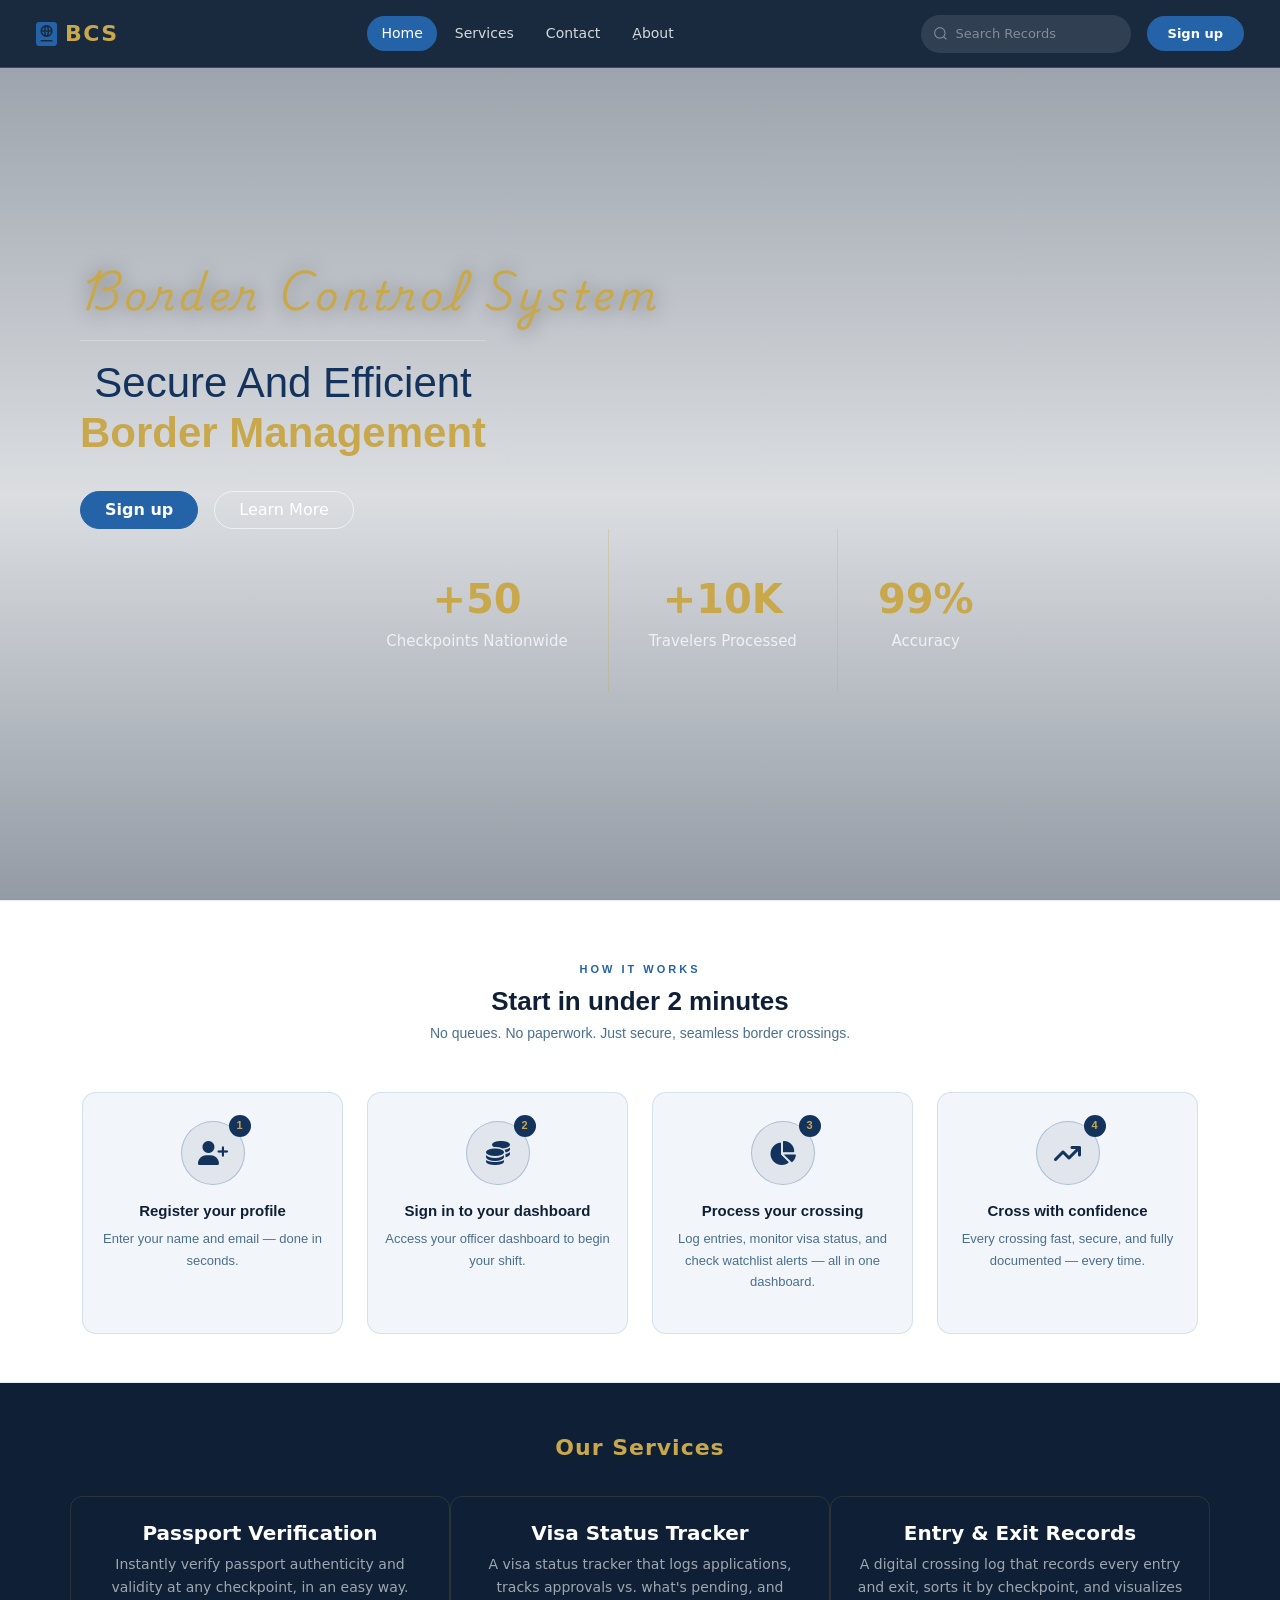
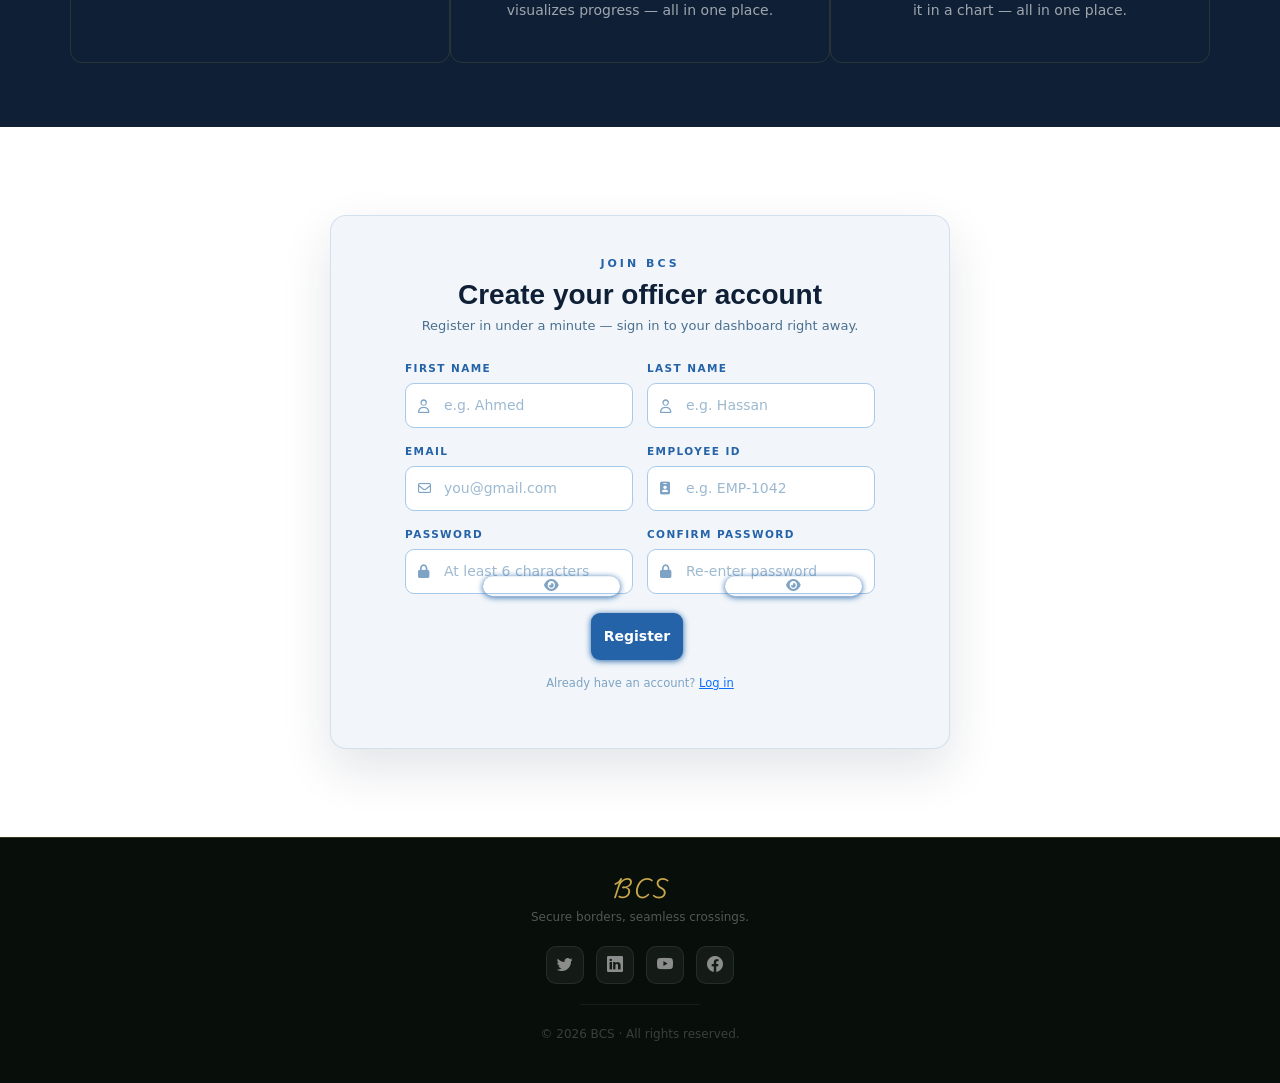
<file: index.html>
<!DOCTYPE html>
<html lang="en">
<head>
    <meta charset="UTF-8">
    <meta name="viewport" content="width=device-width, initial-scale=1.0">
    <title>BCS | Border Control System</title>

    <link href="https://cdn.jsdelivr.net/npm/bootstrap@5.3.3/dist/css/bootstrap.min.css" rel="stylesheet">
    <link rel="stylesheet" href="https://cdnjs.cloudflare.com/ajax/libs/font-awesome/6.5.0/css/all.min.css">
    <link rel="stylesheet" href="https://cdn.jsdelivr.net/npm/bootstrap-icons@1.11.3/font/bootstrap-icons.min.css">
    <link href="https://fonts.googleapis.com/css2?family=Playwrite+IE:wght@100..400&display=swap" rel="stylesheet">

    <link rel="stylesheet" href="index.css">

    <style>
        .navbar {
            background-color: rgba(15, 32, 54, 0.92) !important;
            backdrop-filter: blur(8px);
            -webkit-backdrop-filter: blur(8px);
            border-bottom: 1px solid rgba(201,168,76,0.25) !important;
            padding: 12px 0;
            position: sticky;
            top: 0;
            z-index: 1000;
        }
        .navbar-brand { color: #c9a84c !important; font-weight: 700; font-size: 22px; letter-spacing: 1.5px; }
        .navbar .fa-scale-balanced { color: #c9a84c; font-size: 17px; }
        .navbar .nav-link {
            color: rgba(255,255,255,0.82) !important;
            font-size: 14px; font-weight: 500;
            padding: 7px 14px !important;
            border-radius: 50px; transition: all 0.25s;
        }
        .navbar .nav-link:hover, .navbar .nav-link.active {
            background-color: #2563a8 !important; color: #ffffff !important;
        }
        .dropdown-menu {
            background-color: #0f2036 !important;
            border: 1px solid rgba(201,168,76,0.2) !important;
            border-radius: 10px; overflow: hidden;
        }
        .dropdown-item { color: #e8d49a !important; font-size: 14px; font-weight: 500; transition: 0.2s; }
        .dropdown-item:hover { background-color: #2563a8 !important; color: #ffffff !important; }
        .navbar .btn-success {
            background-color: #2563a8 !important; border-color: #2563a8 !important;
            color: #ffffff !important; font-weight: 700; font-size: 13px;
            border-radius: 50px; padding: 7px 20px; transition: 0.25s;
        }
        .navbar .btn-success:hover {
            background-color: #14335c !important; border-color: #14335c !important; color: #ffffff !important;
        }
        .group { display: flex; align-items: center; position: relative; max-width: 210px; }
        .group .icon { position: absolute; left: 12px; fill: rgba(255,255,255,0.45); width: 15px; height: 15px; pointer-events: none; }
        .input {
            width: 100%; height: 38px; padding: 0 14px 0 34px;
            border: 1.5px solid transparent; border-radius: 50px;
            background-color: rgba(255,255,255,0.1); color: #ffffff;
            font-size: 13px; outline: none; transition: 0.3s; margin: 0 !important;
        }
        .input::placeholder { color: rgba(255,255,255,0.4); }
        .input:focus, .input:hover {
            border-color: #c9a84c; background-color: rgba(255,255,255,0.15);
            box-shadow: 0 0 0 3px rgba(201,168,76,0.15);
        }
        .navbar-toggler { border-color: rgba(201,168,76,0.35) !important; }
        .navbar-toggler-icon { filter: invert(1); }

        /* ── SIGN UP FORM ── */
        .Sign_Up {
            background: #f2f6fa;
            padding: 40px 36px;
            border-radius: 16px;
            border: 1px solid rgba(37,99,168,0.15);
            color: #0f2036;
            max-width: 620px;
            margin: 0 auto;
            box-shadow: 0 20px 50px rgba(15,32,54,0.12);
        }
        .Sign_Up .su-eyebrow {
            text-align: center;
            font-size: 11px;
            font-weight: 700;
            letter-spacing: 3px;
            color: #2563a8;
            text-transform: uppercase;
            margin-bottom: 6px;
        }
        .Sign_Up h3 {
            font-family: Arial, Helvetica, sans-serif;
            text-align: center;
            color: #0f2036;
            margin-bottom: 4px;
        }
        .Sign_Up .su-sub {
            text-align: center;
            font-size: 13px;
            color: #4a6f8f;
            margin-bottom: 26px;
        }

        .Sign_Up form { display: flex; flex-direction: column; gap: 16px; }

        .su-row { display: flex; gap: 14px; width: 100%; max-width: 500px; margin: 0 auto; }
        .su-row .form-group-wrap { flex: 1; }

        .form-group-wrap {
            display: flex;
            flex-direction: column;
            width: 100%;
            max-width: 500px;
            margin: 0 auto;
            gap: 6px;
        }
        .form-group-wrap label {
            font-size: 10.5px;
            letter-spacing: 1.4px;
            text-transform: uppercase;
            color: #2563a8;
            font-weight: 700;
        }
        .su-field-wrap { position: relative; }
        .su-field-wrap i.su-field-icon {
            position: absolute;
            left: 13px;
            top: 50%;
            transform: translateY(-50%);
            color: #7ea3c4;
            font-size: 13px;
            pointer-events: none;
        }

        .Sign_Up input, .Sign_Up select {
            width: 100% !important;
            padding: 11px 14px 11px 38px;
            border: 1.5px solid #a9c9e8;
            border-radius: 9px;
            font-size: 14px;
            font-family: inherit;
            background-color: #fff;
            color: #0f2036;
            outline: none;
            transition: all 0.2s;
            margin: 0 !important;
        }
        .Sign_Up select { padding-left: 38px; appearance: none; -webkit-appearance: none; }
        .su-field-wrap.select-wrap::after {
            content: "\f078";
            font-family: "Font Awesome 6 Free";
            font-weight: 900;
            font-size: 11px;
            color: #7ea3c4;
            position: absolute;
            right: 14px;
            top: 50%;
            transform: translateY(-50%);
            pointer-events: none;
        }
        .Sign_Up input::placeholder { color: #9db9d1; }
        .Sign_Up input:focus, .Sign_Up select:focus {
            border-color: #2563a8; box-shadow: 0 0 0 3px rgba(37,99,168,0.12);
        }
        .Sign_Up button[type="submit"] {
            width: 100%; max-width: 500px; margin: 6px auto 0;
            background-color: #14335c; color: #ffffff; border: none;
            padding: 13px; border-radius: 9px; font-weight: 700; font-size: 14px;
            cursor: pointer; transition: 0.25s; display: flex;
            align-items: center; justify-content: center; gap: 8px;
        }
        .Sign_Up button[type="submit"]:hover { background-color: #2563a8; }
        .Sign_Up .su-note {
            text-align: center; font-size: 11.5px; color: #7ea3c4; margin-top: -4px;
        }
        .Sign_Up input.is-invalid, .Sign_Up select.is-invalid {
            border-color: #fc8181 !important; background-color: #fff5f5 !important;
        }
        .Sign_Up input.is-valid, .Sign_Up select.is-valid {
            border-color: #68d391 !important; background-color: #f0fff4 !important;
        }
        .field-error {
            font-size: 12px; color: #e53e3e; margin-top: 4px;
            font-weight: 500; display: flex; align-items: center; gap: 4px;
        }
        .su-field-wrap .toggle-pass {
            position: absolute; right: 13px; top: 50%; transform: translateY(-50%);
            color: #7ea3c4; font-size: 13px; cursor: pointer; background: none; border: none; padding: 0;
        }
        @media (max-width: 560px) {
            .Sign_Up { padding: 28px 20px; }
            .su-row { flex-direction: column; gap: 16px; }
        }

        .saconde { background-color: transparent !important; }

        .hiw-section {
            background: #ffffff;
            padding: 60px 24px 48px;
            font-family: Arial, Helvetica, sans-serif;
            border-top: 1px solid rgba(37,99,168,0.12);
            border-bottom: 1px solid rgba(37,99,168,0.12);
        }
        .hiw-eyebrow {
            text-align: center;
            font-size: 11px;
            font-weight: 700;
            letter-spacing: 3px;
            color: #2563a8;
            text-transform: uppercase;
            margin-bottom: 8px;
        }
        .hiw-title {
            text-align: center;
            font-size: 26px;
            font-weight: 700;
            color: #0f2036;
            margin-bottom: 6px;
        }
        .hiw-sub {
            text-align: center;
            font-size: 14px;
            color: #4a6f8f;
            margin-bottom: 48px;
        }

        .hiw-grid {
            display: grid;
            grid-template-columns: repeat(4, 1fr);
            gap: 24px;
            position: relative;
        }
        @media (max-width: 991px) {
            .hiw-grid { grid-template-columns: repeat(2, 1fr); }
        }
        @media (max-width: 575px) {
            .hiw-grid { grid-template-columns: 1fr; }
            .hiw-title { font-size: 20px; }
        }

        .hiw-step {
            display: flex;
            flex-direction: column;
            align-items: center;
            text-align: center;
            padding: 28px 16px 24px;
            background: #f2f6fa;
            border: 1px solid rgba(37,99,168,0.15);
            border-radius: 14px;
            position: relative;
            opacity: 0;
            transition: border-color 0.25s;
        }
        .hiw-step:hover { border-color: #2563a8; }
        .hiw-step.visible { animation: fadeUpStep 0.55s ease forwards; }
        .hiw-step:nth-child(1).visible { animation-delay: 0s; }
        .hiw-step:nth-child(2).visible { animation-delay: 0.15s; }
        .hiw-step:nth-child(3).visible { animation-delay: 0.3s; }
        .hiw-step:nth-child(4).visible { animation-delay: 0.45s; }

        @keyframes fadeUpStep {
            from { opacity: 0; transform: translateY(24px); }
            to   { opacity: 1; transform: translateY(0); }
        }

        .hiw-icon-wrap {
            width: 64px; height: 64px; border-radius: 50%;
            background: rgba(15,32,54,0.07);
            border: 1.5px solid rgba(37,99,168,0.3);
            display: flex; align-items: center; justify-content: center;
            font-size: 24px; color: #14335c;
            margin-bottom: 16px; position: relative; flex-shrink: 0;
        }
        .hiw-step-num {
            position: absolute; top: -7px; right: -7px;
            width: 22px; height: 22px; border-radius: 50%;
            background: #14335c; color: #c9a84c;
            font-size: 11px; font-weight: 700;
            display: flex; align-items: center; justify-content: center;
        }
        .hiw-step-title {
            font-size: 15px; font-weight: 700; color: #0f2036;
            margin-bottom: 8px; line-height: 1.3;
        }
        .hiw-step-desc { font-size: 13px; color: #4a6f8f; line-height: 1.65; }

        .hiw-cta-wrap { text-align: center; margin-top: 40px; }
        .hiw-cta {
            display: inline-block; background: #14335c; color: #ffffff;
            font-size: 14px; font-weight: 700; padding: 12px 36px;
            border-radius: 50px; text-decoration: none;
            transition: background 0.2s; border: none; cursor: pointer;
        }
        .hiw-cta:hover { background: #2563a8; color: #fff; }

        .hiw-checks {
            display: flex; justify-content: center;
            gap: 24px; margin-top: 16px; flex-wrap: wrap;
        }
        .hiw-check-item {
            display: flex; align-items: center;
            gap: 6px; font-size: 12.5px; color: #4a6f8f;
        }
        .hiw-check-item i { color: #2563a8; }

        /* ── SERVICES SECTION background ── */
        .services-section {
            background: #0f2036;
            padding: 48px 0 40px;
        }
        .services-section .our {
            color: #c9a84c !important;
            font-size: 22px;
            font-weight: 700;
            letter-spacing: 1px;
            margin-bottom: 32px;
        }
        .services-section .one h5 { color: #ffffff; font-weight: 700; }
        .services-section .one p  { color: rgba(255,255,255,0.6); font-size: 14px; line-height: 1.65; }
        .services-section .one {
            padding: 24px 20px;
            border: 1px solid rgba(201,168,76,0.15);
            border-radius: 12px;
            transition: border-color 0.2s;
        }
        .services-section .one:hover { border-color: rgba(201,168,76,0.45); }

        /* ── RESPONSIVE FIXES ── */
        @media (max-width: 991px) {
            .navbar-collapse { margin-top: 14px; }
            .navbar-nav { margin: 0 0 12px 0 !important; }
            .navbar .d-flex.align-items-center.gap-3 { flex-wrap: wrap; gap: 12px !important; }
            .group { max-width: 100%; }
            .headertwo h1 { font-size: 34px; }
        }
        @media (max-width: 767px) {
            .headertwo h1 { font-size: 26px; letter-spacing: 2px !important; }
            .banner-stats { flex-direction: column; gap: 14px; }
            .stat-divider { display: none; }
        }
        @media (max-width: 575px) {
            .headertwo h1 { font-size: 21px; }
            .headertwo .btn { width: 100%; }
            .headertwo .d-flex.justify-content-center.gap-3 { flex-direction: column; }
        }
    </style>
</head>

<body>

<div class="header">
    <nav class="navbar navbar-expand-lg">
        <div class="container-fluid ms-4">
            <div class="d-flex align-items-center gap-2">
                <i style="color: #2563a8;font-size: 24px;" class="fa-solid fa-passport"></i>
                <a class="navbar-brand" href="index.html">BCS   </a>
            </div>
            <button class="navbar-toggler" type="button" data-bs-toggle="collapse" data-bs-target="#navbarSupportedContent" aria-controls="navbarSupportedContent" aria-expanded="false" aria-label="Toggle navigation">
                <span class="navbar-toggler-icon"></span>
            </button>
            <div class="collapse navbar-collapse" id="navbarSupportedContent">
                <ul class="navbar-nav mx-auto gap-1">
                    <li class="nav-item"><a class="nav-link active rounded-pill" href="index.html">Home</a></li>
                  
                    <li class="nav-item"><a class="nav-link rounded-pill" href="#moataz">Services</a></li>
                    <li class="nav-item"><a class="nav-link rounded-pill" href="contact.html">Contact</a></li>
                    <li class="nav-item"><a class="nav-link rounded-pill" href="about.html">ِAbout</a></li>
                </ul>
                <div class="d-flex align-items-center gap-3 mt-2 mt-lg-0 me-4">
                    <div class="group">
                        <svg viewBox="0 0 24 24" aria-hidden="true" class="icon">
                            <path d="M21.53 20.47l-3.66-3.66C19.195 15.24 20 13.214 20 11c0-4.97-4.03-9-9-9s-9 4.03-9 9 4.03 9 9 9c2.215 0 4.24-.804 5.808-2.13l3.66 3.66c.147.146.34.22.53.22s.385-.073.53-.22c.295-.293.295-.767.002-1.06zM3.5 11c0-4.135 3.365-7.5 7.5-7.5s7.5 3.365 7.5 7.5-3.365 7.5-7.5 7.5-7.5-3.365-7.5-7.5z"/>
                        </svg>
                        <input class="input" type="search" placeholder="Search Records">
                    </div>
                    <a href="#khaled" class="btn btn-success rounded-pill" id="navAuthArea">Sign up</a>
                </div>
            </div>
        </div>
    </nav>

    <div class="headertwo text-center">
        <h1 style="font-family: 'Playwrite IE', cursive; font-weight: bold; letter-spacing:4px;">Border Control System</h1>
        <h3 style="font-family:Arial, Helvetica, sans-serif">
            <hr style="height: 2px;">
            <span style="color: #14335c;">Secure And Efficient</span><br>
            <span style="color: #2563a8; font-weight: bold;">Border Management</span>
        </h3>
        <div class="d-flex justify-content-center gap-3 mt-4" id="headerAuthArea">
            <a href="#khaled" class="btn btn-success rounded-pill px-4">Sign up</a>
            <a href="About.html" class="btn btn-outline-dark rounded-pill px-4 text-light">Learn More</a>
        </div>
        <div class="banner-stats">
            
            <div class="stat"><span class="stat-num">+50</span><span class="stat-label">Checkpoints Nationwide</span></div>
            <div class="stat-divider"></div>
            <div class="stat"><span class="stat-num">+10K</span><span class="stat-label">Travelers Processed</span></div>
            <div class="stat-divider"></div>
            <div class="stat"><span class="stat-num">99%</span><span class="stat-label">Accuracy</span></div>
        </div>
    </div>
</div>

<!-- ══ HOW IT WORKS ══ -->
<section class="hiw-section">
    <div class="container">
        <p class="hiw-eyebrow">How it works</p>
        <h2 class="hiw-title">Start in under 2 minutes</h2>
        <p class="hiw-sub">No queues. No paperwork. Just secure, seamless border crossings.</p>

        <div class="hiw-grid">
            <div class="hiw-step">
                <div class="hiw-icon-wrap">
                    <i class="fa-solid fa-user-plus"></i>
                    <span class="hiw-step-num">1</span>
                </div>
                <div class="hiw-step-title">Register your profile</div>
                <p class="hiw-step-desc">Enter your name and email — done in seconds.</p>
            </div>
            <div class="hiw-step">
                <div class="hiw-icon-wrap">
                    <i class="fa-solid fa-coins"></i>
                    <span class="hiw-step-num">2</span>
                </div>
                <div class="hiw-step-title">Sign in to your dashboard</div>
                <p class="hiw-step-desc">Access your officer dashboard to begin your shift.</p>
            </div>
            <div class="hiw-step">
                <div class="hiw-icon-wrap">
                    <i class="fa-solid fa-chart-pie"></i>
                    <span class="hiw-step-num">3</span>
                </div>
                <div class="hiw-step-title">Process your crossing</div>
                <p class="hiw-step-desc">Log entries, monitor visa status, and check watchlist alerts — all in one dashboard.</p>
            </div>
            <div class="hiw-step">
                <div class="hiw-icon-wrap">
                    <i class="fa-solid fa-arrow-trend-up"></i>
                    <span class="hiw-step-num">4</span>
                </div>
                <div class="hiw-step-title">Cross with confidence</div>
                <p class="hiw-step-desc">Every crossing fast, secure, and fully documented — every time.</p>
            </div>
        </div>

    </div>
</section>

<!-- ══ SERVICES ══ -->
<section class="services-section" id="moataz">
    <div class="container">
        <p class="our text-center">Our Services</p>
        <div class="row text-center g-4">
            <div class="one col-md-4 col-12 mb-4">
                <h5>Passport Verification</h5>
                <p>Instantly verify passport authenticity and validity at any checkpoint, in an easy way.</p>
            </div>
            <div class="one col-md-4 col-12 mb-4">
                <h5>Visa Status Tracker</h5>
                <p>A visa status tracker that logs applications, tracks approvals vs. what's pending, and visualizes progress — all in one place.</p>
            </div>
            <div class="one col-md-4 col-12 mb-4">
                <h5>Entry &amp; Exit Records</h5>
                <p>A digital crossing log that records every entry and exit, sorts it by checkpoint, and visualizes it in a chart — all in one place.</p>
            </div>
        </div>
    </div>
</section>

<!-- ══ SIGN UP / LOGIN ══ -->
<div class="saconde">
    <div class="projecr-idea">
        <div class="container">
            <div class="Sign_Up mt-5 mb-5" id="khaled">

                <!-- SIGN UP PANEL -->
                <div id="signupPanel">
                    <p class="su-eyebrow">Join BCS</p>
                    <h3>Create your officer account</h3>
                    <p class="su-sub">Register in under a minute — sign in to your dashboard right away.</p>
                    <form id="signupForm" novalidate>
                        <div class="su-row">
                            <div class="form-group-wrap">
                                <label for="firstName">First Name</label>
                                <div class="su-field-wrap">
                                    <i class="fa-regular fa-user su-field-icon"></i>
                                    <input type="text" id="firstName" placeholder="e.g. Ahmed">
                                </div>
                            </div>
                            <div class="form-group-wrap">
                                <label for="lastName">Last Name</label>
                                <div class="su-field-wrap">
                                    <i class="fa-regular fa-user su-field-icon"></i>
                                    <input type="text" id="lastName" placeholder="e.g. Hassan">
                                </div>
                            </div>
                        </div>

                        <div class="su-row">
                            <div class="form-group-wrap">
                                <label for="email">Email</label>
                                <div class="su-field-wrap">
                                    <i class="fa-regular fa-envelope su-field-icon"></i>
                                    <input type="email" id="email" placeholder="you@gmail.com">
                                </div>
                            </div>
                            <div class="form-group-wrap">
                                <label for="employeeId">Employee ID</label>
                                <div class="su-field-wrap">
                                    <i class="fa-solid fa-id-badge su-field-icon"></i>
                                    <input type="text" id="employeeId" placeholder="e.g. EMP-1042">
                                </div>
                            </div>
                        </div>

                        <div class="su-row">
                            <div class="form-group-wrap">
                                <label for="password">Password</label>
                                <div class="su-field-wrap">
                                    <i class="fa-solid fa-lock su-field-icon"></i>
                                    <input type="password" id="password" placeholder="At least 6 characters">
                                    <button type="button" class="toggle-pass" data-target="password"><i class="fa-solid fa-eye"></i></button>
                                </div>
                            </div>
                            <div class="form-group-wrap">
                                <label for="confirmPassword">Confirm Password</label>
                                <div class="su-field-wrap">
                                    <i class="fa-solid fa-lock su-field-icon"></i>
                                    <input type="password" id="confirmPassword" placeholder="Re-enter password">
                                    <button type="button" class="toggle-pass" data-target="confirmPassword"><i class="fa-solid fa-eye"></i></button>
                                </div>
                            </div>
                        </div>

                        <div class="text-center">
                            <button type="submit">Register</button>
                        </div>
                        <p class="su-note">Already have an account? <a href="#" id="showLoginLink">Log in</a></p>
                    </form>
                </div>

                <!-- LOGIN PANEL -->
                <div id="loginPanel" style="display:none;">
                    <p class="su-eyebrow">Welcome back</p>
                    <h3>Log in to your dashboard</h3>
                    <p class="su-sub">Enter your Employee ID and password to continue.</p>
                    <form id="loginForm" novalidate>
                        <div class="form-group-wrap">
                            <label for="loginEmployeeId">Employee ID</label>
                            <div class="su-field-wrap">
                                <i class="fa-solid fa-id-badge su-field-icon"></i>
                                <input type="text" id="loginEmployeeId" placeholder="e.g. EMP-1042">
                            </div>
                        </div>
                        <div class="form-group-wrap">
                            <label for="loginPassword">Password</label>
                            <div class="su-field-wrap">
                                <i class="fa-solid fa-lock su-field-icon"></i>
                                <input type="password" id="loginPassword" placeholder="Your password">
                                <button type="button" class="toggle-pass" data-target="loginPassword"><i class="fa-solid fa-eye"></i></button>
                            </div>
                        </div>

                        <div class="text-center">
                            <button type="submit">Log In</button>
                        </div>
                        <p class="su-note">New here? <a href="#" id="showSignupLink">Create an account</a></p>
                    </form>
                </div>

            </div>
        </div>
    </div>
</div>

<footer class="footer">
    <div class="footer-brand">BCS</div>
    <p class="footer-tagline">Secure borders, seamless crossings.</p>
    <div class="footer-socials">
        <a href="https://twitter.com"  target="_blank" class="footer-social" id="f-twitter"><i class="bi bi-twitter"></i></a>
        <a href="https://linkedin.com" target="_blank" class="footer-social" id="f-linkedin"><i class="bi bi-linkedin"></i></a>
        <a href="https://youtube.com"  target="_blank" class="footer-social" id="f-youtube"><i class="bi bi-youtube"></i></a>
        <a href="https://facebook.com" target="_blank" class="footer-social" id="f-facebook"><i class="bi bi-facebook"></i></a>
    </div>
    <div class="footer-divider"></div>
    <p class="footer-copy">&copy; 2026 BCS · All rights reserved.</p>
</footer>

<script src="https://cdn.jsdelivr.net/npm/bootstrap@5.3.3/dist/js/bootstrap.bundle.min.js"></script>
<script>
const stepEls = document.querySelectorAll('.hiw-step');
const obs = new IntersectionObserver((entries) => {
    entries.forEach(e => { if (e.isIntersecting) e.target.classList.add('visible'); });
}, { threshold: 0.15 });
stepEls.forEach(el => obs.observe(el));

// Simple non-cryptographic hash so we don't store plain-text passwords in localStorage.
// NOTE: this is only meant for this front-end demo. A real system must hash
// passwords (e.g. bcrypt) on a real backend/server, never in client-side JS.
function hashPassword(pw) {
    let hash = 0;
    for (let i = 0; i < pw.length; i++) {
        hash = (hash << 5) - hash + pw.charCodeAt(i);
        hash |= 0;
    }
    return 'h' + hash.toString(36);
}

const rules = {
    firstName:       { required: true, minLen: 2,  label: 'First name' },
    lastName:        { required: true, minLen: 2,  label: 'Last name' },
    email:           { required: true, pattern: /^[^\s@]+@[^\s@]+\.[^\s@]+$/, label: 'Email' },
    employeeId:      { required: true, minLen: 3,  label: 'Employee ID' },
    password:        { required: true, minLen: 6,  label: 'Password' },
    confirmPassword: { required: true, minLen: 6,  label: 'Confirm password' }
};

function getFieldError(id, value) {
    const r = rules[id]; if (!r) return null;
    const v = value.trim();
    if (r.required && !v)                return `${r.label} is required.`;
    if (r.minLen && v.length < r.minLen) return `${r.label} must be at least ${r.minLen} characters.`;
    if (r.pattern && !r.pattern.test(v)) {
        if (id === 'email')   return 'Please enter a valid email address.';
        return `Please enter a valid ${r.label.toLowerCase()}.`;
    }
    if (id === 'confirmPassword') {
        const pwEl = document.getElementById('password');
        if (pwEl && v !== pwEl.value.trim()) return 'Passwords do not match.';
    }
    return null;
}

function setFieldState(input, errorMsg) {
    const wrap = input.closest('.form-group-wrap');
    if (!wrap) return true;
    const old = wrap.querySelector('.field-error');
    if (old) old.remove();
    input.classList.remove('is-invalid', 'is-valid');
    if (errorMsg) {
        input.classList.add('is-invalid');
        const el = document.createElement('span');
        el.className = 'field-error';
        el.innerHTML = `<i class="fa-solid fa-circle-exclamation"></i> ${errorMsg}`;
        wrap.appendChild(el);
        return false;
    }
    input.classList.add('is-valid');
    return true;
}

Object.keys(rules).forEach(id => {
    const input = document.getElementById(id);
    if (!input) return;
    input.addEventListener('blur',  () => setFieldState(input, getFieldError(id, input.value)));
    input.addEventListener('input', () => {
        if (input.classList.contains('is-invalid'))
            setFieldState(input, getFieldError(id, input.value));
    });
});

// Show/hide password toggle buttons
document.querySelectorAll('.toggle-pass').forEach(btn => {
    btn.addEventListener('click', () => {
        const target = document.getElementById(btn.dataset.target);
        const icon = btn.querySelector('i');
        if (!target) return;
        if (target.type === 'password') {
            target.type = 'text';
            icon.classList.remove('fa-eye'); icon.classList.add('fa-eye-slash');
        } else {
            target.type = 'password';
            icon.classList.remove('fa-eye-slash'); icon.classList.add('fa-eye');
        }
    });
});

function checkUserLogin() {
    const storedData = localStorage.getItem("userData");
    if (!storedData) return;
    const user = JSON.parse(storedData);
    const savedName = user.firstName;
    const navAuthArea = document.getElementById("navAuthArea");
    const headerAuth  = document.getElementById("headerAuthArea");
    if (navAuthArea) {
        navAuthArea.outerHTML = `
            <div id="navAuthArea" style="display:flex;align-items:center;gap:8px;white-space:nowrap;">
                <span style="background:#c9a84c;color:#0f2036;font-weight:700;font-size:13px;padding:5px 14px;border-radius:50px;display:flex;align-items:center;gap:6px;">
                    <i class="fa-solid fa-user" style="font-size:11px;"></i>${savedName}
                </span>
                <button onclick="logoutUser()" style="font-size:12px;font-weight:600;font-family:'Segoe UI',sans-serif;padding:5px 12px;border:1px solid rgba(201,168,76,0.4);border-radius:50px;color:rgba(255,255,255,0.75);background:transparent;cursor:pointer;"
                    onmouseover="this.style.background='#e53e3e';this.style.color='#fff';this.style.borderColor='#e53e3e';"
                    onmouseout="this.style.background='transparent';this.style.color='rgba(255,255,255,0.75)';this.style.borderColor='rgba(201,168,76,0.4)';"
                >Log out</button>
            </div>`;
    }
    if (headerAuth) {
        headerAuth.innerHTML = `
            <span class="text-light fs-4 fw-medium">Welcome back, <span style="color:#c9a84c;">${savedName}</span>!</span>
            <a href="Dashoboard.html" class="btn btn-success rounded-pill px-4">Go to Dashboard</a>
        `;
    }

    // Hide the Sign Up section once the user is already registered/logged in
    const signUpWrapper = document.querySelector(".saconde");
    if (signUpWrapper) signUpWrapper.style.display = "none";
}

function logoutUser() {
    localStorage.removeItem("userData");
    localStorage.removeItem("userFirstName");
    window.location.reload();
}

function showSuccessOverlay(name, callback) {
    const overlay = document.createElement('div');
    overlay.style.cssText = `position:fixed;inset:0;z-index:9999;background:rgba(15,32,54,0.92);display:flex;align-items:center;justify-content:center;backdrop-filter:blur(8px);animation:fadeInOverlay 0.4s ease;`;
    overlay.innerHTML = `
        <style>
            @keyframes fadeInOverlay { from{opacity:0} to{opacity:1} }
            @keyframes popIn { from{transform:scale(0.7);opacity:0} to{transform:scale(1);opacity:1} }
            @keyframes checkDraw { from{stroke-dashoffset:60} to{stroke-dashoffset:0} }
            @keyframes countDown { from{width:100%} to{width:0%} }
        </style>
        <div style="background:#f2f6fa;border-radius:20px;padding:48px 56px;text-align:center;max-width:400px;width:90%;animation:popIn 0.45s cubic-bezier(0.34,1.56,0.64,1) 0.1s both;position:relative;overflow:hidden;">
            <div style="width:80px;height:80px;border-radius:50%;background:#14335c;display:flex;align-items:center;justify-content:center;margin:0 auto 20px;">
                <svg width="40" height="40" viewBox="0 0 40 40" fill="none">
                    <path d="M10 20 L17 27 L30 13" stroke="#c9a84c" stroke-width="3.5" stroke-linecap="round" stroke-linejoin="round" stroke-dasharray="60" stroke-dashoffset="60" style="animation:checkDraw 0.5s ease 0.4s forwards;"/>
                </svg>
            </div>
            <h3 style="font-family:Arial,sans-serif;color:#14335c;font-size:22px;font-weight:700;margin-bottom:8px;">Welcome, ${name}!</h3>
            <p style="color:#4a6f8f;font-size:14px;margin-bottom:24px;">Your account has been created successfully.<br>Redirecting to your dashboard…</p>
            <div style="height:4px;background:#d6e4ef;border-radius:2px;overflow:hidden;">
                <div style="height:100%;background:#c9a84c;border-radius:2px;animation:countDown 2.5s linear forwards;"></div>
            </div>
        </div>`;
    document.body.appendChild(overlay);
    setTimeout(callback, 2500);
}

function saveAccount(account) {
    let accounts = [];
    try { accounts = JSON.parse(localStorage.getItem('bcsAccounts')) || []; } catch (e) { accounts = []; }
    accounts = accounts.filter(a => a.employeeId.toLowerCase() !== account.employeeId.toLowerCase());
    accounts.push(account);
    localStorage.setItem('bcsAccounts', JSON.stringify(accounts));
}

function findAccountById(employeeId) {
    let accounts = [];
    try { accounts = JSON.parse(localStorage.getItem('bcsAccounts')) || []; } catch (e) { accounts = []; }
    return accounts.find(a => a.employeeId.trim().toLowerCase() === employeeId.trim().toLowerCase()) || null;
}

function showError(inputEl, message) {
    const wrap = inputEl.closest('.form-group-wrap');
    if (!wrap) return;
    inputEl.classList.add('is-invalid');
    const old = wrap.querySelector('.field-error');
    if (old) old.remove();
    const el = document.createElement('span');
    el.className = 'field-error';
    el.innerHTML = `<i class="fa-solid fa-circle-exclamation"></i> ${message}`;
    wrap.appendChild(el);
}

document.getElementById('signupForm').addEventListener('submit', function (event) {
    event.preventDefault();
    let isFormValid = true;
    Object.keys(rules).forEach(id => {
        const input = document.getElementById(id);
        if (input && !setFieldState(input, getFieldError(id, input.value))) isFormValid = false;
    });
    if (!isFormValid) return;

    const employeeIdEl = document.getElementById("employeeId");
    const employeeId = employeeIdEl.value.trim();

    if (findAccountById(employeeId)) {
        showError(employeeIdEl, 'This Employee ID is already registered. Try logging in instead.');
        return;
    }

    const firstName   = document.getElementById("firstName").value.trim();
    const lastName    = document.getElementById("lastName").value.trim();
    const email       = document.getElementById("email").value.trim();
    const password    = document.getElementById("password").value;

    const userData = {
        firstName, lastName, fullName: `${firstName} ${lastName}`,
        email, employeeId, passwordHash: hashPassword(password)
    };
    saveAccount(userData);

    // Never keep the plain password or hash in the "current session" record.
    const sessionData = { firstName, lastName, fullName: userData.fullName, email, employeeId };
    localStorage.setItem("userData", JSON.stringify(sessionData));
    localStorage.setItem("userFirstName", firstName);
    showSuccessOverlay(firstName, function () {
        window.location.href = "Dashoboard.html";
    });
});

document.getElementById('loginForm').addEventListener('submit', function (event) {
    event.preventDefault();
    const idInput = document.getElementById('loginEmployeeId');
    const passInput = document.getElementById('loginPassword');
    const employeeId = idInput.value.trim();
    const password = passInput.value;

    [idInput, passInput].forEach(el => {
        el.classList.remove('is-invalid');
        const w = el.closest('.form-group-wrap');
        const old = w && w.querySelector('.field-error');
        if (old) old.remove();
    });

    if (!employeeId) { showError(idInput, 'Employee ID is required.'); return; }
    if (!password)   { showError(passInput, 'Password is required.'); return; }

    const account = findAccountById(employeeId);
    if (!account) {
        showError(idInput, 'No account found with that Employee ID.');
        return;
    }
    if (account.passwordHash !== hashPassword(password)) {
        showError(passInput, 'Incorrect password.');
        return;
    }

    const sessionData = {
        firstName: account.firstName, lastName: account.lastName,
        fullName: account.fullName, email: account.email, employeeId: account.employeeId
    };
    localStorage.setItem('userData', JSON.stringify(sessionData));
    localStorage.setItem('userFirstName', account.firstName);
    showSuccessOverlay(account.firstName, function () {
        window.location.href = "Dashoboard.html";
    });
});

document.getElementById('showLoginLink').addEventListener('click', function (e) {
    e.preventDefault();
    document.getElementById('signupPanel').style.display = 'none';
    document.getElementById('loginPanel').style.display = 'block';
});

document.getElementById('showSignupLink').addEventListener('click', function (e) {
    e.preventDefault();
    document.getElementById('loginPanel').style.display = 'none';
    document.getElementById('signupPanel').style.display = 'block';
});

document.addEventListener("DOMContentLoaded", checkUserLogin);
</script>
</body>
</html>
</file>
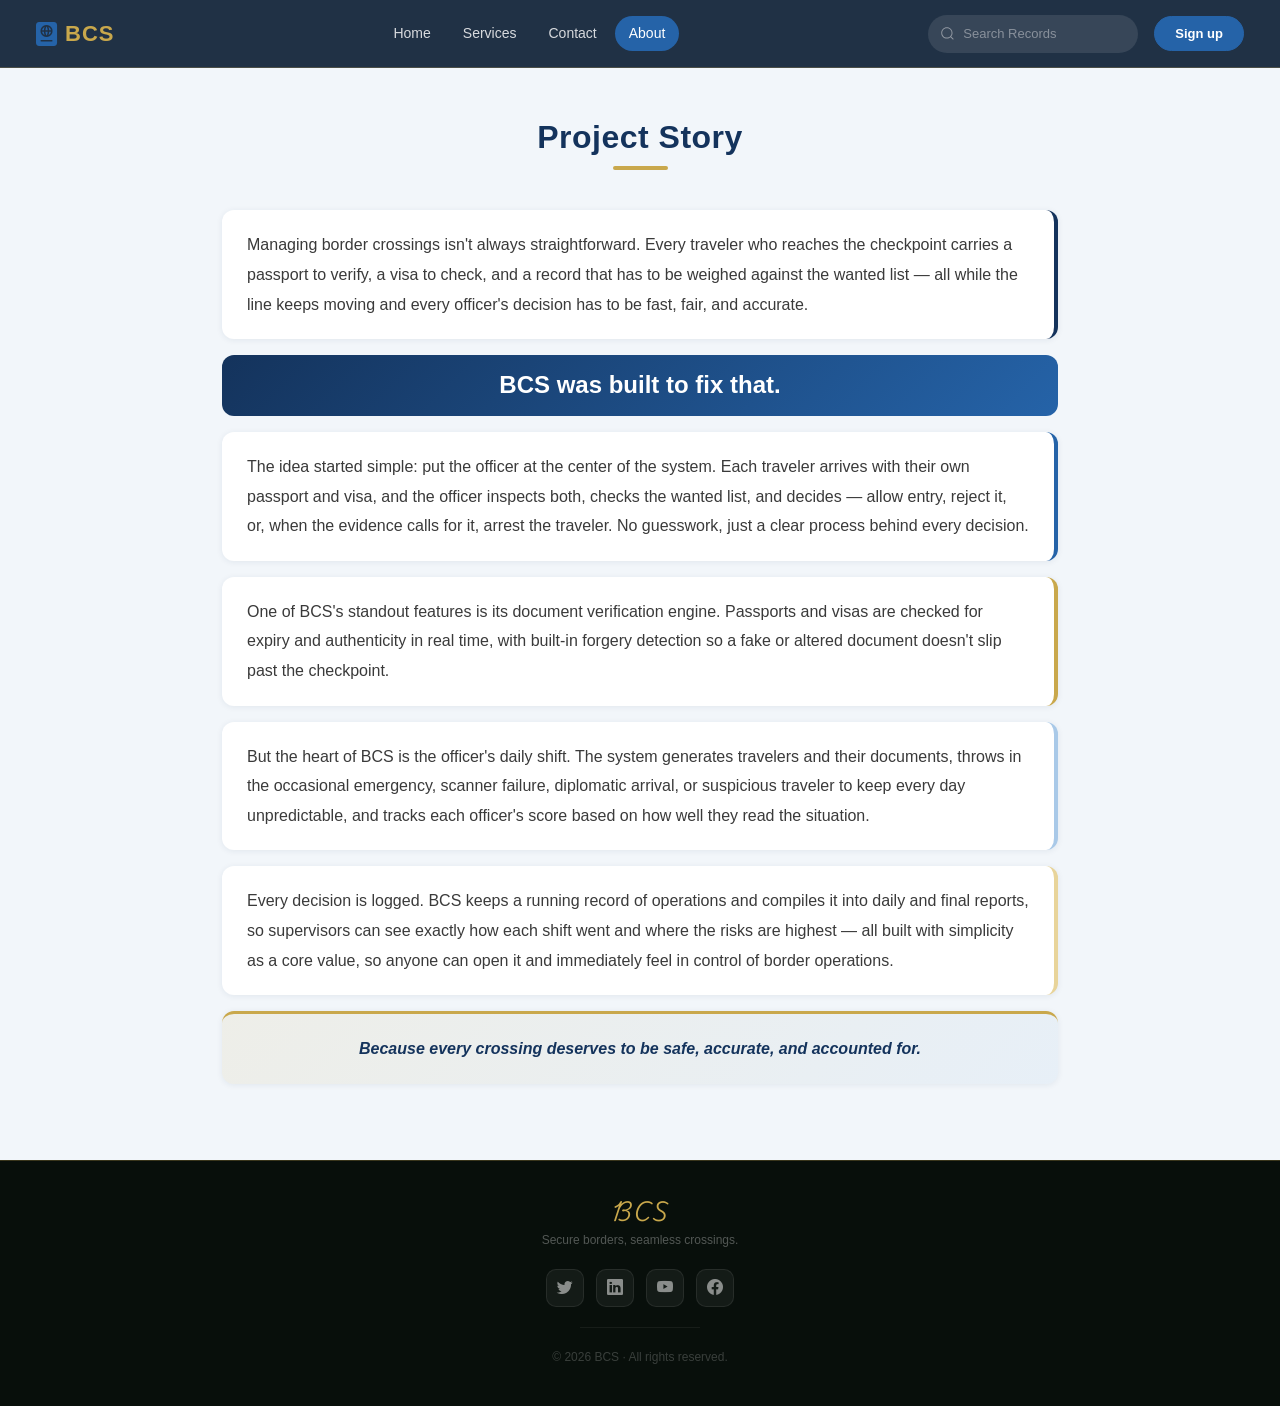
<file: about.html>
<!DOCTYPE html>
<html lang="en">
<head>
  <meta charset="UTF-8">
  <meta name="viewport" content="width=device-width, initial-scale=1.0">
  <title>About - BCS</title>
  <link href="https://cdn.jsdelivr.net/npm/bootstrap@5.3.8/dist/css/bootstrap.min.css" rel="stylesheet">
  <link rel="stylesheet" href="https://cdnjs.cloudflare.com/ajax/libs/font-awesome/6.5.0/css/all.min.css">
  <link rel="stylesheet" href="https://cdn.jsdelivr.net/npm/bootstrap-icons@1.11.3/font/bootstrap-icons.min.css">
  <link href="https://fonts.googleapis.com/css2?family=Playwrite+IE:wght@100..400&display=swap" rel="stylesheet">
  <link rel="stylesheet" href="About.css">
 <style>
     .navbar {
      background-color: rgba(15, 32, 54, 0.92);
      backdrop-filter: blur(8px);
      -webkit-backdrop-filter: blur(8px);
      border-bottom: 1px solid rgba(201,168,76,0.25);
      padding: 12px 0;
      position: sticky;
      top: 0;
      z-index: 1000;
    }
    .navbar-brand { color: var(--gold) !important; font-weight: 700; font-size: 22px; letter-spacing: 1.5px; }
    .navbar .fa-scale-balanced { color: var(--gold); font-size: 17px; }
    .navbar .nav-link {
      color: rgba(255,255,255,0.82) !important; font-size: 14px; font-weight: 500;
      padding: 7px 14px !important; border-radius: 50px; transition: all 0.25s;
    }
    .navbar .nav-link:hover, .navbar .nav-link.active { background-color: var(--green-mid); color: var(--white) !important; }
    .dropdown-menu { background-color: var(--dark); border: 1px solid rgba(201,168,76,0.2); border-radius: 10px; overflow: hidden; }
    .dropdown-item { color: var(--gold-light); font-size: 14px; font-weight: 500; transition: 0.2s; }
    .dropdown-item:hover { background-color: var(--green-mid); color: var(--white); }
    .navbar .btn-success {
      background-color: var(--green-mid); border-color: var(--green-mid); color: var(--white);
      font-weight: 700; font-size: 13px; border-radius: 50px; padding: 7px 20px; transition: 0.25s;
    }
    .navbar .btn-success:hover { background-color: var(--green-dark); border-color: var(--green-dark); color: var(--white); }

    .group { display: flex; align-items: center; position: relative; max-width: 210px; }
    .group .icon { position: absolute; left: 12px; fill: rgba(255,255,255,0.45); width: 15px; height: 15px; pointer-events: none; }
    .input {
      width: 100%; height: 38px; padding: 0 14px 0 34px;
      border: 1.5px solid transparent; border-radius: 50px;
      background-color: rgba(255,255,255,0.1); color: var(--white); font-size: 13px; outline: none; transition: 0.3s;
    }
    .input::placeholder { color: rgba(255,255,255,0.4); }
    .input:focus, .input:hover { border-color: var(--gold); background-color: rgba(255,255,255,0.15); box-shadow: 0 0 0 3px rgba(201,168,76,0.15); }
    .navbar-toggler { border-color: rgba(201,168,76,0.35); }
    .navbar-toggler-icon { filter: invert(1); }

  </style>
</head>
<body>

 <nav class="navbar navbar-expand-lg">
        <div class="container-fluid ms-4">
            <div class="d-flex align-items-center gap-2">
                <i style="color: #2563a8;font-size: 24px;" class="fa-solid fa-passport"></i>
                <a class="navbar-brand" href="index.html">BCS   </a>
            </div>
            <div class="collapse navbar-collapse" id="navbarSupportedContent">
                <ul class="navbar-nav mx-auto gap-1">
                    <li class="nav-item"><a class="nav-link  rounded-pill" href="index.html">Home</a></li>
        
                    <li class="nav-item"><a class="nav-link rounded-pill" href="index.html#moataz">Services</a></li>
                    <li class="nav-item"><a class="nav-link rounded-pill " href="contact.html">Contact</a></li>
                    <li class="nav-item"><a class="nav-link rounded-pill active" href="about.html">About</a></li>
                </ul>
                <div class="d-flex align-items-center gap-3 mt-2 mt-lg-0 me-4">
                    <div class="group">
                        <svg viewBox="0 0 24 24" aria-hidden="true" class="icon">
                            <path d="M21.53 20.47l-3.66-3.66C19.195 15.24 20 13.214 20 11c0-4.97-4.03-9-9-9s-9 4.03-9 9 4.03 9 9 9c2.215 0 4.24-.804 5.808-2.13l3.66 3.66c.147.146.34.22.53.22s.385-.073.53-.22c.295-.293.295-.767.002-1.06zM3.5 11c0-4.135 3.365-7.5 7.5-7.5s7.5 3.365 7.5 7.5-3.365 7.5-7.5 7.5-7.5-3.365-7.5-7.5z"/>
                        </svg>
                        <input class="input" type="search" placeholder="Search Records">
                    </div>
                    <a href="#khaled" class="btn btn-success rounded-pill" id="navAuthArea">Sign up</a>
                </div>
            </div>
        </div>
    </nav>

  <main>
    <div class="Head">
      <div class="container">
        <h2>Project Story</h2>
        <p class="p1">Managing border crossings isn't always straightforward. Every traveler who reaches
          the checkpoint carries a passport to verify, a visa to check, and a record that has to be
          weighed against the wanted list — all while the line keeps moving and every officer's
          decision has to be fast, fair, and accurate.</p>
        <h4 style="color: #708871; padding: 10px; text-align: center;">BCS was built to fix that.</h4>
        <p class="p3">The idea started simple: put the officer at the center of the system. Each traveler
          arrives with their own passport and visa, and the officer inspects both, checks the wanted
          list, and decides — allow entry, reject it, or, when the evidence calls for it, arrest the
          traveler. No guesswork, just a clear process behind every decision.</p>
        <p class="p4">One of BCS's standout features is its document verification engine. Passports and
          visas are checked for expiry and authenticity in real time, with built-in forgery detection
          so a fake or altered document doesn't slip past the checkpoint.</p>
        <p class="p5">But the heart of BCS is the officer's daily shift. The system generates travelers and
          their documents, throws in the occasional emergency, scanner failure, diplomatic arrival, or
          suspicious traveler to keep every day unpredictable, and tracks each officer's score based on
          how well they read the situation.</p>
        <p class="p6">Every decision is logged. BCS keeps a running record of operations and compiles it
          into daily and final reports, so supervisors can see exactly how each shift went and where the
          risks are highest — all built with simplicity as a core value, so anyone can open it and
          immediately feel in control of border operations.</p>
        <p class="p7">Because every crossing deserves to be safe, accurate, and accounted for.  </p>
      </div>
    </div>
  </main>

    <footer class="footer" id="mohammed">
    <div class="footer-brand">BCS</div>
    <p class="footer-tagline">Secure borders, seamless crossings.</p>
    <div class="footer-socials">
      <a href="https://twitter.com"  target="_blank" class="footer-social" id="f-twitter"><i class="bi bi-twitter"></i></a>
      <a href="https://linkedin.com" target="_blank" class="footer-social" id="f-linkedin"><i class="bi bi-linkedin"></i></a>
      <a href="https://youtube.com"  target="_blank" class="footer-social" id="f-youtube"><i class="bi bi-youtube"></i></a>
      <a href="https://facebook.com" target="_blank" class="footer-social" id="f-facebook"><i class="bi bi-facebook"></i></a>
    </div>
    <div class="footer-divider"></div>
    <p class="footer-copy">&copy; 2026 BCS · All rights reserved.</p>
  </footer>

  <script src="https://cdn.jsdelivr.net/npm/bootstrap@5.3.8/dist/js/bootstrap.bundle.min.js"></script>
<script>

  function checkUserLogin() {
    const savedName = localStorage.getItem("userFirstName");
    const navAuthArea = document.getElementById("navAuthArea");
    if (!savedName || !navAuthArea) return;

    navAuthArea.outerHTML = `
        <div id="navAuthArea" style="
            display: flex;
            align-items: center;
            gap: 8px;
            font-family: 'Segoe UI', sans-serif;
            white-space: nowrap;
        ">
            <span style="
                background-color: #c9a84c;
                color: #0f2036;
                font-weight: 700;
                font-size: 13px;
                padding: 5px 14px;
                border-radius: 50px;
                display: flex;
                align-items: center;
                gap: 6px;
            ">
                <i class="fa-solid fa-user" style="font-size: 11px;"></i>
                ${savedName}
            </span>
            <button onclick="logoutUser()" style="
                font-size: 12px;
                font-weight: 600;
                font-family: 'Segoe UI', sans-serif;
                padding: 5px 12px;
                border: 1px solid rgba(201,168,76,0.4);
                border-radius: 50px;
                color: rgba(255,255,255,0.75);
                background: transparent;
                cursor: pointer;
            "
            onmouseover="this.style.background='#e53e3e'; this.style.color='#fff'; this.style.borderColor='#e53e3e';"
            onmouseout="this.style.background='transparent'; this.style.color='rgba(255,255,255,0.75)'; this.style.borderColor='rgba(201,168,76,0.4)';"
            >Log out</button>
        </div>
    `;
}

function logoutUser() {
    localStorage.removeItem("userFirstName");
    localStorage.removeItem("salary");
    window.location.reload();
}

document.addEventListener("DOMContentLoaded", checkUserLogin);
    </script>
</body>
</html>
</file>
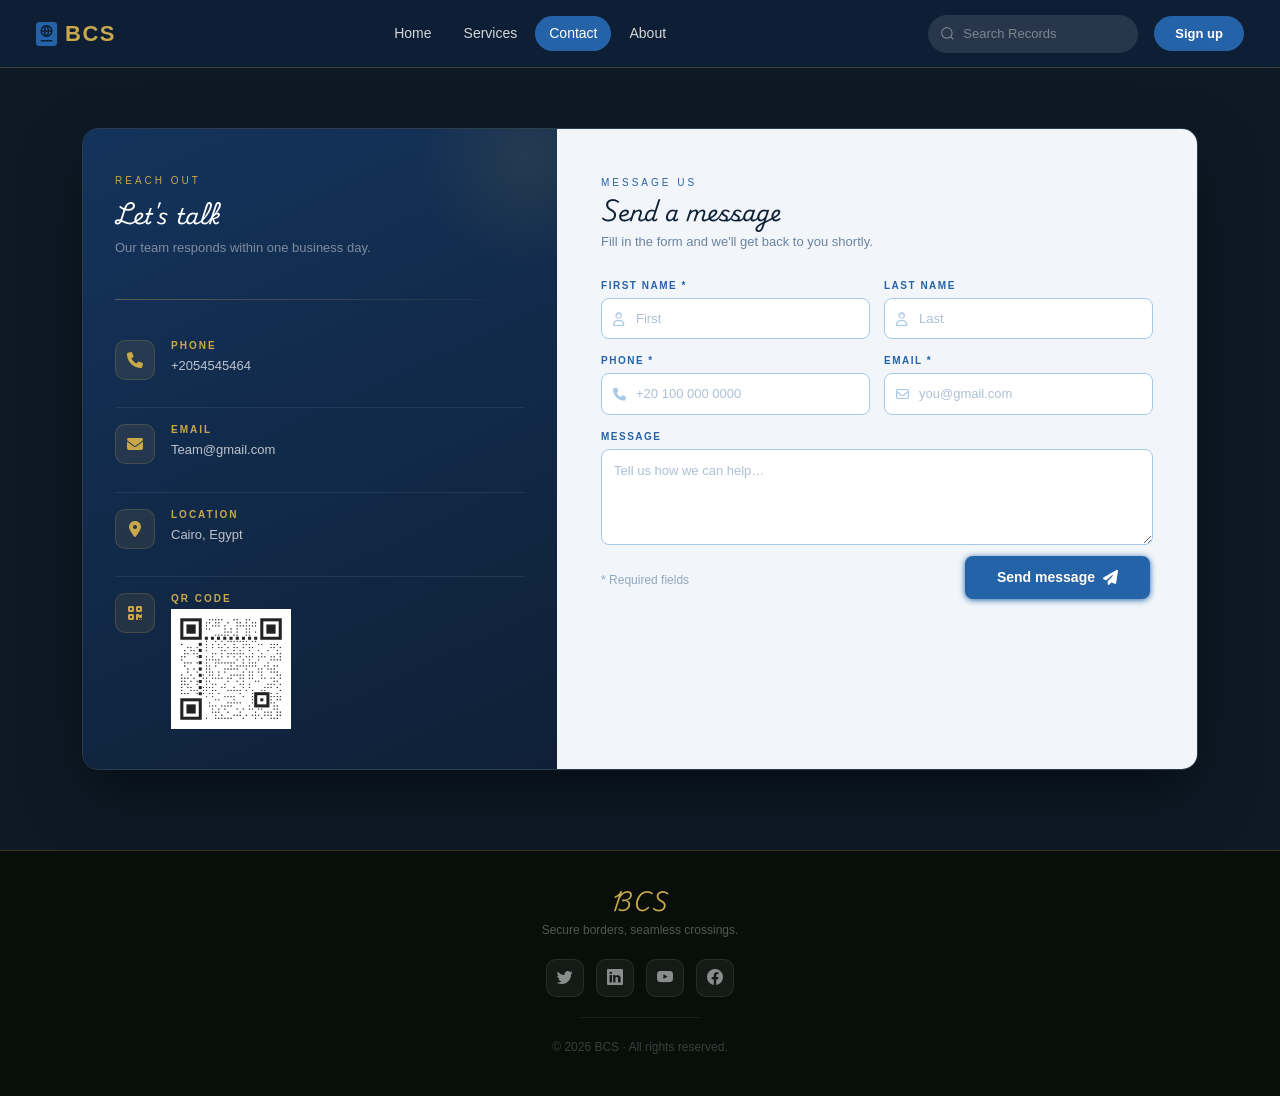
<file: contact.html>
<!DOCTYPE html>
<html lang="en">
<head>
  <meta charset="UTF-8">
  <meta name="viewport" content="width=device-width, initial-scale=1.0">
  <title> Contact</title>
  <!-- Updated to stable Bootstrap 5.3.3 -->
  <link href="https://cdn.jsdelivr.net/npm/bootstrap@5.3.3/dist/css/bootstrap.min.css" rel="stylesheet">
  <link rel="stylesheet" href="https://cdnjs.cloudflare.com/ajax/libs/font-awesome/6.5.0/css/all.min.css">
  <link rel="stylesheet" href="https://cdn.jsdelivr.net/npm/bootstrap-icons@1.11.3/font/bootstrap-icons.min.css">
  <link href="https://fonts.googleapis.com/css2?family=Playwrite+IE:wght@100..400&display=swap" rel="stylesheet">

  <style>
    :root {
      --green-dark:  #14335c;
      --green-mid:   #2563a8;
      --green-light: #a9c9e8;
      --gold:        #c9a84c;
      --gold-light:  #e8d49a;
      --surface:     #f2f6fa;
      --dark:        #0f2036;
      --white:       #ffffff;
      --error:       #e53e3e;
      --error-bg:    #fff5f5;
      --error-border:#fc8181;
      --success:     #276749;
      --success-bg:  #f0fff4;
      --success-border:#68d391;
    }

    *, *::before, *::after { margin: 0; padding: 0; box-sizing: border-box; }

    body {
      font-family: 'Segoe UI', sans-serif;
      background-color: var(--dark);
      color: var(--white);
      overflow-x: hidden;
    }

    /* ── NAVBAR ── */
    .navbar {
      background-color: rgba(15, 32, 54, 0.92);
      backdrop-filter: blur(8px);
      -webkit-backdrop-filter: blur(8px);
      border-bottom: 1px solid rgba(201,168,76,0.25);
      padding: 12px 0;
      position: sticky;
      top: 0;
      z-index: 1000;
    }
    .navbar-brand { color: var(--gold) !important; font-weight: 700; font-size: 22px; letter-spacing: 1.5px; }
    .navbar .fa-scale-balanced { color: var(--gold); font-size: 17px; }
    .navbar .nav-link {
      color: rgba(255,255,255,0.82) !important; font-size: 14px; font-weight: 500;
      padding: 7px 14px !important; border-radius: 50px; transition: all 0.25s;
    }
    .navbar .nav-link:hover, .navbar .nav-link.active { background-color: var(--green-mid); color: var(--white) !important; }
    .dropdown-menu { background-color: var(--dark); border: 1px solid rgba(201,168,76,0.2); border-radius: 10px; overflow: hidden; }
    .dropdown-item { color: var(--gold-light); font-size: 14px; font-weight: 500; transition: 0.2s; }
    .dropdown-item:hover { background-color: var(--green-mid); color: var(--white); }
    .navbar .btn-success {
      background-color: var(--green-mid); border-color: var(--green-mid); color: var(--white);
      font-weight: 700; font-size: 13px; border-radius: 50px; padding: 7px 20px; transition: 0.25s;
    }
    .navbar .btn-success:hover { background-color: var(--green-dark); border-color: var(--green-dark); color: var(--white); }

    .group { display: flex; align-items: center; position: relative; max-width: 210px; }
    .group .icon { position: absolute; left: 12px; fill: rgba(255,255,255,0.45); width: 15px; height: 15px; pointer-events: none; }
    .input {
      width: 100%; height: 38px; padding: 0 14px 0 34px;
      border: 1.5px solid transparent; border-radius: 50px;
      background-color: rgba(255,255,255,0.1); color: var(--white); font-size: 13px; outline: none; transition: 0.3s;
    }
    .input::placeholder { color: rgba(255,255,255,0.4); }
    .input:focus, .input:hover { border-color: var(--gold); background-color: rgba(255,255,255,0.15); box-shadow: 0 0 0 3px rgba(201,168,76,0.15); }
    .navbar-toggler { border-color: rgba(201,168,76,0.35); }
    .navbar-toggler-icon { filter: invert(1); }

    /* ── CONTACT SECTION ── */
    .contact-section { background-color: #0d1a26; padding: 60px 0 80px; }

    .cp-card {
      display: grid; grid-template-columns: 1fr 1.35fr;
      border-radius: 16px; overflow: hidden;
      border: 1px solid rgba(169,201,232,0.2);
      box-shadow: 0 24px 64px rgba(0,0,0,0.45);
    }

    .cp-left {
      background: linear-gradient(155deg, var(--green-dark) 0%, var(--dark) 100%);
      position: relative; overflow: hidden;
    }
    .cp-left::before {
      content: ''; position: absolute; top: -80px; right: -80px;
      width: 220px; height: 220px; border-radius: 50%;
      background: radial-gradient(circle, rgba(201,168,76,0.1) 0%, transparent 70%);
    }
    .cp-left-top { padding: 36px 32px 24px; position: relative; }
    .cp-left-top .eyebrow { font-size: 10px; letter-spacing: 3px; text-transform: uppercase; color: var(--gold); margin-bottom: 10px; }
    .cp-left-top h2 { font-family: 'Playwrite IE', cursive; font-size: 22px; font-weight: 400; color: var(--white); line-height: 1.4; }
    .cp-left-top p { color: rgba(255,255,255,0.45); font-size: 13px; margin-top: 8px; line-height: 1.6; }
    .cp-gold-line { height: 1px; margin: 0 32px; background: linear-gradient(90deg, rgba(201,168,76,0.4), transparent); }
    .cp-info-list { padding: 24px 32px; position: relative; z-index: 1; }
    .cp-info-item {
      display: flex; align-items: flex-start; gap: 16px;
      padding: 16px 0; border-bottom: 1px solid rgba(169,201,232,0.1); transition: 0.25s;
    }
    .cp-info-item:last-child { border-bottom: none; }
    .cp-info-item:hover .cp-icon { background: rgba(201,168,76,0.22); transform: scale(1.08); }
    .cp-icon {
      width: 40px; height: 40px; border-radius: 10px; flex-shrink: 0;
      background: rgba(201,168,76,0.1); border: 1px solid rgba(201,168,76,0.2);
      display: flex; align-items: center; justify-content: center;
      color: var(--gold); font-size: 16px; transition: 0.25s;
    }
    .cp-info-text h4 { font-size: 10px; letter-spacing: 2px; text-transform: uppercase; color: var(--gold); margin-bottom: 4px; font-weight: 600; }
    .cp-info-text p { color: rgba(255,255,255,0.72); font-size: 13px; line-height: 1.5; }
    .cp-socials { padding: 4px 32px 32px; display: flex; gap: 10px; position: relative; z-index: 1; }
    .cp-socials a { text-decoration: none; }
    .cp-social {
      width: 34px; height: 34px; border-radius: 8px;
      background: rgba(255,255,255,0.06); border: 1px solid rgba(255,255,255,0.1);
      color: rgba(255,255,255,0.55);
      display: flex; align-items: center; justify-content: center;
      font-size: 14px; transition: 0.25s;
    }
    .cp-social:hover { background: var(--green-mid); color: var(--white); border-color: var(--green-mid); }

    .cp-right { background: var(--surface); padding: 40px 44px; }
    .cp-right-top { margin-bottom: 26px; }
    .cp-right-top .eyebrow { font-size: 10px; letter-spacing: 3px; text-transform: uppercase; color: var(--green-mid); margin-bottom: 8px; }
    .cp-right-top h2 { font-family: 'Playwrite IE', cursive; font-size: 22px; font-weight: 400; color: var(--dark); }
    .cp-right-top p { color: #6b83a0; font-size: 13px; margin-top: 6px; }

    .cp-form-grid { display: grid; grid-template-columns: 1fr 1fr; gap: 14px; margin-bottom: 14px; }
    .cp-field { display: flex; flex-direction: column; gap: 5px; }
    .cp-field label { font-size: 10px; letter-spacing: 1.5px; text-transform: uppercase; color: var(--green-mid); font-weight: 600; }
    .cp-field-wrap { position: relative; }
    .cp-field-wrap i.field-icon { position: absolute; left: 12px; top: 50%; transform: translateY(-50%); color: var(--green-light); font-size: 13px; pointer-events: none; }
    .cp-field input, .cp-field textarea {
      width: 100%; border: 1.5px solid var(--green-light); border-radius: 8px;
      font-size: 13px; font-family: inherit; background: var(--white);
      color: var(--dark); outline: none; transition: all 0.2s;
    }
    .cp-field input { padding: 10px 12px 10px 34px; }
    .cp-field textarea { padding: 11px 12px; resize: vertical; min-height: 96px; }
    .cp-field input:focus, .cp-field textarea:focus { border-color: var(--green-mid); box-shadow: 0 0 0 3px rgba(37,99,168,0.1); }
    .cp-field input::placeholder, .cp-field textarea::placeholder { color: #adc0d8; }

    /* ── VALIDATION STATES ── */
    .cp-field input.is-invalid,
    .cp-field textarea.is-invalid {
      border-color: var(--error-border) !important;
      background-color: var(--error-bg) !important;
      box-shadow: 0 0 0 3px rgba(229,62,62,0.1) !important;
    }
    .cp-field input.is-valid,
    .cp-field textarea.is-valid {
      border-color: var(--success-border) !important;
      background-color: var(--success-bg) !important;
      box-shadow: 0 0 0 3px rgba(104,211,145,0.1) !important;
    }
    .field-error {
      display: flex; align-items: center; gap: 5px;
      font-size: 11px; color: var(--error);
      margin-top: 4px; font-weight: 500;
      animation: errorIn 0.2s ease;
    }
    .field-error i { font-size: 11px; }
    @keyframes errorIn {
      from { opacity: 0; transform: translateY(-4px); }
      to   { opacity: 1; transform: translateY(0); }
    }

    /* ── TOAST ── */
    .cp-toast {
      position: fixed; bottom: 32px; right: 32px; z-index: 9999;
      min-width: 300px; max-width: 380px;
      border-radius: 12px; padding: 16px 20px;
      display: flex; align-items: flex-start; gap: 14px;
      box-shadow: 0 12px 40px rgba(0,0,0,0.25);
      transform: translateY(20px); opacity: 0;
      transition: all 0.35s cubic-bezier(0.34, 1.56, 0.64, 1);
      pointer-events: none;
    }
    .cp-toast.show { transform: translateY(0); opacity: 1; pointer-events: auto; }
    .cp-toast.toast-success {
      background: #fff; border: 1.5px solid var(--success-border);
      border-left: 5px solid #38a169;
    }
    .cp-toast.toast-error {
      background: #fff; border: 1.5px solid var(--error-border);
      border-left: 5px solid var(--error);
    }
    .toast-icon {
      width: 38px; height: 38px; border-radius: 50%; flex-shrink: 0;
      display: flex; align-items: center; justify-content: center; font-size: 17px;
    }
    .toast-success .toast-icon { background: #f0fff4; color: #38a169; }
    .toast-error   .toast-icon { background: #fff5f5; color: var(--error); }
    .toast-body { flex: 1; }
    .toast-title { font-size: 14px; font-weight: 700; margin-bottom: 2px; }
    .toast-success .toast-title { color: var(--success); }
    .toast-error   .toast-title { color: var(--error); }
    .toast-msg { font-size: 12.5px; color: #555; line-height: 1.5; }
    .toast-close {
      background: none; border: none; cursor: pointer;
      font-size: 16px; color: #aaa; padding: 0; line-height: 1;
      flex-shrink: 0; transition: color 0.2s;
    }
    .toast-close:hover { color: #333; }
    .toast-progress {
      position: absolute; bottom: 0; left: 0; height: 3px; border-radius: 0 0 12px 12px;
      width: 100%; transform-origin: left;
    }
    .toast-success .toast-progress { background: #38a169; }
    .toast-error   .toast-progress { background: var(--error); }

    .cp-full { grid-column: 1 / -1; }
    .cp-form-footer {
      display: flex; align-items: center;
      justify-content: space-between;
      margin-top: 8px; flex-wrap: wrap; gap: 12px;
    }
    .cp-note { font-size: 12px; color: #8fa8c0; }

    .btn-send {
      background-color: var(--green-dark); color: var(--white);
      border: none; padding: 11px 32px; border-radius: 8px;
      font-size: 14px; font-weight: 600; font-family: inherit;
      cursor: pointer; display: flex; align-items: center; gap: 8px; transition: all 0.25s;
    }
    .btn-send:hover { background-color: var(--green-mid); transform: translateY(-1px); }
    .btn-send i { font-size: 15px; color: var(--white); transition: transform 0.2s; }
    .btn-send:hover i { transform: translate(3px, -2px); }
    .btn-send:disabled { opacity: 0.6; cursor: not-allowed; transform: none; }

    /* ── FOOTER ── */
    .footer { background: #080f0b; border-top: 1px solid rgba(201,168,76,0.25); padding: 36px 0 24px; text-align: center; }
    .footer-brand { font-family: 'Playwrite IE', cursive; font-size: 20px; color: #c9a84c; letter-spacing: 2px; margin-bottom: 4px; }
    .footer-tagline { font-size: 12px; color: rgba(255,255,255,0.28); margin-bottom: 20px; }
    .footer-socials { display: flex; justify-content: center; gap: 12px; margin-bottom: 20px; }
    .footer-social {
      width: 38px; height: 38px; border-radius: 10px;
      background: rgba(255,255,255,0.05); border: 1px solid rgba(255,255,255,0.08);
      color: rgba(255,255,255,0.5); display: flex; align-items: center; justify-content: center;
      font-size: 16px; text-decoration: none; transition: 0.25s;
    }
    .footer-social:hover { transform: translateY(-2px); }
    #f-twitter:hover  { background: rgba(29,161,242,0.15);  color: #1da1f2; border-color: rgba(29,161,242,0.3); }
    #f-linkedin:hover { background: rgba(0,119,181,0.15);   color: #0077b5; border-color: rgba(0,119,181,0.3); }
    #f-youtube:hover  { background: rgba(255,0,0,0.15);     color: #ff4444; border-color: rgba(255,0,0,0.3); }
    #f-facebook:hover { background: rgba(24,119,242,0.15);  color: #1877f2; border-color: rgba(24,119,242,0.3); }
    .footer-divider { height: 1px; background: rgba(255,255,255,0.06); margin: 18px auto; width: 100px; }
    .footer-copy { font-size: 12px; color: rgba(255,255,255,0.18); }

    /* ── RESPONSIVE ── */
    @media (max-width: 900px) {
      .cp-card { grid-template-columns: 1fr; }
      .cp-right { padding: 32px 28px; }
      .cp-left-top, .cp-gold-line { padding-left: 28px; padding-right: 28px; margin-left: 0; margin-right: 0; }
      .cp-info-list { padding: 20px 28px; }
      .cp-socials { padding: 4px 28px 28px; }
    }
    @media (max-width: 600px) {
      .cp-form-grid { grid-template-columns: 1fr; }
      .cp-right { padding: 24px 20px; }
      .cp-left-top { padding: 24px 20px 18px; }
      .cp-gold-line { margin: 0 20px; }
      .cp-info-list { padding: 16px 20px; }
      .cp-socials { padding: 4px 20px 24px; }
      .cp-form-footer { flex-direction: column; align-items: stretch; }
      .btn-send { justify-content: center; }
      .contact-section { padding: 40px 0 56px; }
      .cp-toast { bottom: 16px; right: 16px; left: 16px; min-width: unset; }
    }

    /* ── ANIMATIONS ── */
    @keyframes fadeUp { to { opacity: 1; transform: translateY(0); } }
    @keyframes slideIn { to { opacity: 1; transform: translateX(0); } }
    .fade-up { opacity: 0; transform: translateY(20px); animation: fadeUp 0.55s ease forwards; }
    .fade-up:nth-child(1) { animation-delay: 0.1s; }
    .fade-up:nth-child(2) { animation-delay: 0.2s; }
    .fade-up:nth-child(3) { animation-delay: 0.3s; }
    .cp-info-item { opacity: 0; transform: translateX(-10px); animation: slideIn 0.4s ease forwards; }
    .cp-info-item:nth-child(1) { animation-delay: 0.15s; }
    .cp-info-item:nth-child(2) { animation-delay: 0.25s; }
    .cp-info-item:nth-child(3) { animation-delay: 0.35s; }
    .cp-info-item:nth-child(4) { animation-delay: 0.45s; }
    .footer {
      background: #080f0b;
      border-top: 1px solid rgba(201,168,76,0.25);
      padding: 36px 0 24px;
      text-align: center;
    }
       .footer-brand { font-family: 'Playwrite IE', cursive; font-size: 20px; color: #c9a84c; letter-spacing: 2px; margin-bottom: 4px; }

    .footer-tagline { font-size: 12px; color: rgba(255,255,255,0.3); margin-bottom: 20px; }
    .footer-socials { display: flex; justify-content: center; gap: 12px; margin-bottom: 20px; }
    .footer-social {
      width: 38px; height: 38px;
      border-radius: 10px;
      background: rgba(255,255,255,0.05);
      border: 1px solid rgba(255,255,255,0.08);
      color: rgba(255,255,255,0.5);
      display: flex; align-items: center; justify-content: center;
      font-size: 16px;
      text-decoration: none;
      transition: 0.25s;
    }
    .footer-social:hover { transform: translateY(-2px); }
    #f-twitter:hover  { background: rgba(29,161,242,0.15); color: #1da1f2; border-color: rgba(29,161,242,0.3); }
    #f-linkedin:hover { background: rgba(0,119,181,0.15); color: #0077b5; border-color: rgba(0,119,181,0.3); }
    #f-youtube:hover  { background: rgba(255,0,0,0.15); color: #ff4444; border-color: rgba(255,0,0,0.3); }
    #f-facebook:hover { background: rgba(24,119,242,0.15); color: #1877f2; border-color: rgba(24,119,242,0.3); }
    .footer-copy { font-size: 12px; color: rgba(255,255,255,0.2); }
    .footer-divider { height: 1px; background: rgba(255,255,255,0.06); margin: 20px auto; width: 120px; }

button,
button:focus {
  font-size: 10px;
  padding: 5px 15px;
  border-radius: 0.7rem;
  background-image: linear-gradient(rgb(37, 99, 168), rgb(37, 99, 168));
  border: 2px solid rgb(50, 50, 50);
  border-bottom: 5px solid rgb(50, 50, 50);
  box-shadow: 0px 1px 6px 0px #2563a8;
  transform: translate(-3px, -3px);
  cursor: pointer;
  transition: 0.2s;
  transition-timing-function: linear;
  color:white;
}

button:active {
  transform: translate(0, 0);
  border-bottom: 2px solid rgb(50, 50, 50);
}
  </style>
</head>
<body>

  <!-- NAVBAR -->
     <nav class="navbar navbar-expand-lg">
        <div class="container-fluid ms-4">
            <div class="d-flex align-items-center gap-2">
                <i style="color: #2563a8;font-size: 24px;" class="fa-solid fa-passport"></i>
                <a class="navbar-brand" href="index.html">BCS   </a>
            </div>
            <div class="collapse navbar-collapse" id="navbarSupportedContent">
                <ul class="navbar-nav mx-auto gap-1">
                    <li class="nav-item"><a class="nav-link  rounded-pill" href="index.html">Home</a></li>
                    <li class="nav-item"><a class="nav-link rounded-pill" href="index.html#moataz">Services</a></li>
                    <li class="nav-item"><a class="nav-link rounded-pill active" href="contact.html">Contact</a></li>
                    <li class="nav-item"><a class="nav-link rounded-pill" href="about.html">About</a></li>
                </ul>
                <div class="d-flex align-items-center gap-3 mt-2 mt-lg-0 me-4">
                    <div class="group">
                        <svg viewBox="0 0 24 24" aria-hidden="true" class="icon">
                            <path d="M21.53 20.47l-3.66-3.66C19.195 15.24 20 13.214 20 11c0-4.97-4.03-9-9-9s-9 4.03-9 9 4.03 9 9 9c2.215 0 4.24-.804 5.808-2.13l3.66 3.66c.147.146.34.22.53.22s.385-.073.53-.22c.295-.293.295-.767.002-1.06zM3.5 11c0-4.135 3.365-7.5 7.5-7.5s7.5 3.365 7.5 7.5-3.365 7.5-7.5 7.5-7.5-3.365-7.5-7.5z"/>
                        </svg>
                        <input class="input" type="search" placeholder="Search Records">
                    </div>
                    <a href="#khaled" class="btn btn-success rounded-pill" id="navAuthArea">Sign up</a>
                </div>
            </div>
        </div>
    </nav>

  <!-- CONTACT SECTION -->
  <section class="contact-section">
    <div class="container">
      <div class="cp-card">

        <!-- LEFT PANEL -->
        <div class="cp-left">
          <div class="cp-left-top">
            <p class="eyebrow">Reach out</p>
            <h2>Let's talk</h2>
            <p>Our team responds within one business day.</p>
          </div>
          <div class="cp-gold-line"></div>
          <div class="cp-info-list">
            <div class="cp-info-item">
              <div class="cp-icon"><i class="fa-solid fa-phone"></i></div>
              <div class="cp-info-text"><h4>Phone</h4><p>+2054545464</p></div>
            </div>
            <div class="cp-info-item">
              <div class="cp-icon"><i class="fa-solid fa-envelope"></i></div>
              <div class="cp-info-text"><h4>Email</h4><p>Team@gmail.com</p></div>
            </div>
            <div class="cp-info-item">
              <div class="cp-icon"><i class="fa-solid fa-location-dot"></i></div>
              <div class="cp-info-text"><h4>Location</h4><p>Cairo, Egypt</p></div>
            </div>
            <div class="cp-info-item">
              <div class="cp-icon"><i class="fa-solid fa-qrcode"></i></div>
              <div class="cp-info-text">
                <h4>QR Code</h4>
                <img style="width: 120px;" src="WhatsApp Image 2026-05-31 at 8.49.27 AM.jpeg" alt="WhatsApp QR Code">
              </div>
            </div>
          </div>
          
        </div>

        <!-- RIGHT PANEL (Converted to real <form>) -->
        <div class="cp-right">
          <div class="cp-right-top">
            <p class="eyebrow">Message us</p>
            <h2>Send a message</h2>
            <p>Fill in the form and we'll get back to you shortly.</p>
          </div>

          <form id="contactForm">
            <div class="cp-form-grid">
              <!-- First Name -->
              <div class="cp-field">
                <label for="firstName">First name *</label>
                <div class="cp-field-wrap">
                  <i class="fa-regular fa-user field-icon"></i>
                  <input id="firstName" type="text" placeholder="First">
                </div>
              </div>
              <!-- Last Name -->
              <div class="cp-field">
                <label for="lastName">Last name</label>
                <div class="cp-field-wrap">
                  <i class="fa-regular fa-user field-icon"></i>
                  <input id="lastName" type="text" placeholder="Last">
                </div>
              </div>
              <!-- Phone -->
              <div class="cp-field">
                <label for="phone">Phone *</label>
                <div class="cp-field-wrap">
                  <i class="fa-solid fa-phone field-icon"></i>
                  <input id="phone" type="tel" placeholder="+20 100 000 0000">
                </div>
              </div>
              <!-- Email -->
              <div class="cp-field">
                <label for="email">Email *</label>
                <div class="cp-field-wrap">
                  <i class="fa-regular fa-envelope field-icon"></i>
                  <input id="email" type="email" placeholder="you@gmail.com">
                </div>
              </div>
              <!-- Message -->
              <div class="cp-field cp-full">
                <label for="message">Message</label>
                <textarea id="message" placeholder="Tell us how we can help…"></textarea>
              </div>
            </div>

            <div class="cp-form-footer">
              <span class="cp-note">* Required fields</span>
              <button class="btn-send" id="sendBtn" type="submit">
                Send message <i class="fa-solid fa-paper-plane"></i>
              </button>
            </div>
          </form>
        </div>

      </div>
    </div>
  </section>

  <!-- TOAST -->
  <div class="cp-toast" id="cpToast" role="alert">
    <div class="toast-icon" id="toastIcon"></div>
    <div class="toast-body">
      <div class="toast-title" id="toastTitle"></div>
      <div class="toast-msg"   id="toastMsg"></div>
    </div>
    <button class="toast-close" id="toastClose" aria-label="Close">&#x2715;</button>
    <div class="toast-progress" id="toastProgress"></div>
  </div>

  <!-- FOOTER -->
  <footer class="footer" id="mohammed">
    <div class="footer-brand">BCS</div>
    <p class="footer-tagline">Secure borders, seamless crossings.</p>
    <div class="footer-socials">
      <a href="https://twitter.com"  target="_blank" class="footer-social" id="f-twitter"><i class="bi bi-twitter"></i></a>
      <a href="https://linkedin.com" target="_blank" class="footer-social" id="f-linkedin"><i class="bi bi-linkedin"></i></a>
      <a href="https://youtube.com"  target="_blank" class="footer-social" id="f-youtube"><i class="bi bi-youtube"></i></a>
      <a href="https://facebook.com" target="_blank" class="footer-social" id="f-facebook"><i class="bi bi-facebook"></i></a>
    </div>
    <div class="footer-divider"></div>
    <p class="footer-copy">&copy; 2026 BCS · All rights reserved.</p>
  </footer>

  <script src="https://cdn.jsdelivr.net/npm/bootstrap@5.3.3/dist/js/bootstrap.bundle.min.js"></script>

 <script>
   function checkUserLogin() {
    const savedName = localStorage.getItem("userFirstName");
    const navAuthArea = document.getElementById("navAuthArea");
    if (!savedName || !navAuthArea) return;

    navAuthArea.outerHTML = `
        <div id="navAuthArea" style="
            display: flex;
            align-items: center;
            gap: 8px;
            font-family: 'Segoe UI', sans-serif;
            white-space: nowrap;
        ">
            <span style="
                background-color: #c9a84c;
                color: #0f2036;
                font-weight: 700;
                font-size: 13px;
                padding: 5px 14px;
                border-radius: 50px;
                display: flex;
                align-items: center;
                gap: 6px;
            ">
                <i class="fa-solid fa-user" style="font-size: 11px;"></i>
                ${savedName}
            </span>
            <button onclick="logoutUser()" style="
                font-size: 12px;
                font-weight: 600;
                font-family: 'Segoe UI', sans-serif;
                padding: 5px 12px;
                border: 1px solid rgba(201,168,76,0.4);
                border-radius: 50px;
                color: rgba(255,255,255,0.75);
                background: transparent;
                cursor: pointer;
            "
            onmouseover="this.style.background='#e53e3e'; this.style.color='#fff'; this.style.borderColor='#e53e3e';"
            onmouseout="this.style.background='transparent'; this.style.color='rgba(255,255,255,0.75)'; this.style.borderColor='rgba(201,168,76,0.4)';"
            >Log out</button>
        </div>
    `;
}

function logoutUser() {
    localStorage.removeItem("userFirstName");
    localStorage.removeItem("salary");
    window.location.reload();
}

document.addEventListener("DOMContentLoaded", checkUserLogin);

    document.addEventListener("DOMContentLoaded", checkUserLogin);

    /* ── VALIDATION RULES ── */
const contactRules = {
    firstName: { required: true, minLen: 2,  label: 'First name' },
    phone:     { required: true, pattern: /^[+\d\s\-()]{7,20}$/, label: 'Phone' },
    email:     { required: true, pattern: /^[^\s@]+@[^\s@]+\.[^\s@]+$/, label: 'Email' }
};

function getContactError(id, value) {
    const r = contactRules[id];
    if (!r) return null;
    const v = value.trim();
    if (r.required && !v)              return `${r.label} is required.`;
    if (r.minLen && v.length < r.minLen) return `${r.label} must be at least ${r.minLen} characters.`;
    if (r.pattern && !r.pattern.test(v)) return id === 'email' ? 'Please enter a valid email.' : 'Please enter a valid phone number.';
    return null;
}

function setContactFieldState(input, errorMsg) {
    const wrap = input.closest('.cp-field');
    if (!wrap) return true;
    const old = wrap.querySelector('.field-error');
    if (old) old.remove();
    input.classList.remove('is-invalid', 'is-valid');
    if (errorMsg) {
        input.classList.add('is-invalid');
        const el = document.createElement('span');
        el.className = 'field-error';
        el.innerHTML = `<i class="fa-solid fa-circle-exclamation"></i> ${errorMsg}`;
        wrap.appendChild(el);
        return false;
    }
    input.classList.add('is-valid');
    return true;
}

// Real-time validation on blur / input
Object.keys(contactRules).forEach(id => {
    const input = document.getElementById(id);
    if (!input) return;
    input.addEventListener('blur', () => setContactFieldState(input, getContactError(id, input.value)));
    input.addEventListener('input', () => {
        if (input.classList.contains('is-invalid'))
            setContactFieldState(input, getContactError(id, input.value));
    });
});

/* ── TOAST HELPER ── */
let toastTimer = null;
function showToast(type, title, msg) {
    const toast    = document.getElementById('cpToast');
    const icon     = document.getElementById('toastIcon');
    const titleEl  = document.getElementById('toastTitle');
    const msgEl    = document.getElementById('toastMsg');
    const progress = document.getElementById('toastProgress');
    const closeBtn = document.getElementById('toastClose');

    toast.className = `cp-toast toast-${type}`;
    icon.innerHTML  = type === 'success'
        ? '<i class="fa-solid fa-circle-check"></i>'
        : '<i class="fa-solid fa-circle-xmark"></i>';
    titleEl.textContent = title;
    msgEl.textContent   = msg;

    // Animate progress bar
    progress.style.transition = 'none';
    progress.style.transform  = 'scaleX(1)';
    requestAnimationFrame(() => requestAnimationFrame(() => {
        progress.style.transition = 'transform 4s linear';
        progress.style.transform  = 'scaleX(0)';
    }));

    toast.classList.add('show');
    if (toastTimer) clearTimeout(toastTimer);
    toastTimer = setTimeout(() => toast.classList.remove('show'), 4500);

    closeBtn.onclick = () => { toast.classList.remove('show'); clearTimeout(toastTimer); };
}

/* ── FORM SUBMIT ── */
document.getElementById('contactForm').addEventListener('submit', function(e) {
    e.preventDefault();

    let valid = true;
    Object.keys(contactRules).forEach(id => {
        const input = document.getElementById(id);
        if (input && !setContactFieldState(input, getContactError(id, input.value)))
            valid = false;
    });

    if (!valid) {
        showToast('error', 'Fix the errors', 'Please fill in all required fields correctly.');
        return;
    }

    // Simulate sending
    const btn = document.getElementById('sendBtn');
    btn.disabled = true;
    btn.innerHTML = '<i class="fa-solid fa-spinner fa-spin"></i> Sending…';

    setTimeout(() => {
        btn.disabled = false;
        btn.innerHTML = 'Send message <i class="fa-solid fa-paper-plane"></i>';
        document.getElementById('contactForm').reset();

        // Clear valid states after reset
        ['firstName','lastName','phone','email','message'].forEach(id => {
            const el = document.getElementById(id);
            if (el) el.classList.remove('is-valid','is-invalid');
        });

        showToast('success', 'Message sent!', 'Thanks for reaching out ');
    }, 1500);
});
    </script>
</body>
</html>
</file>
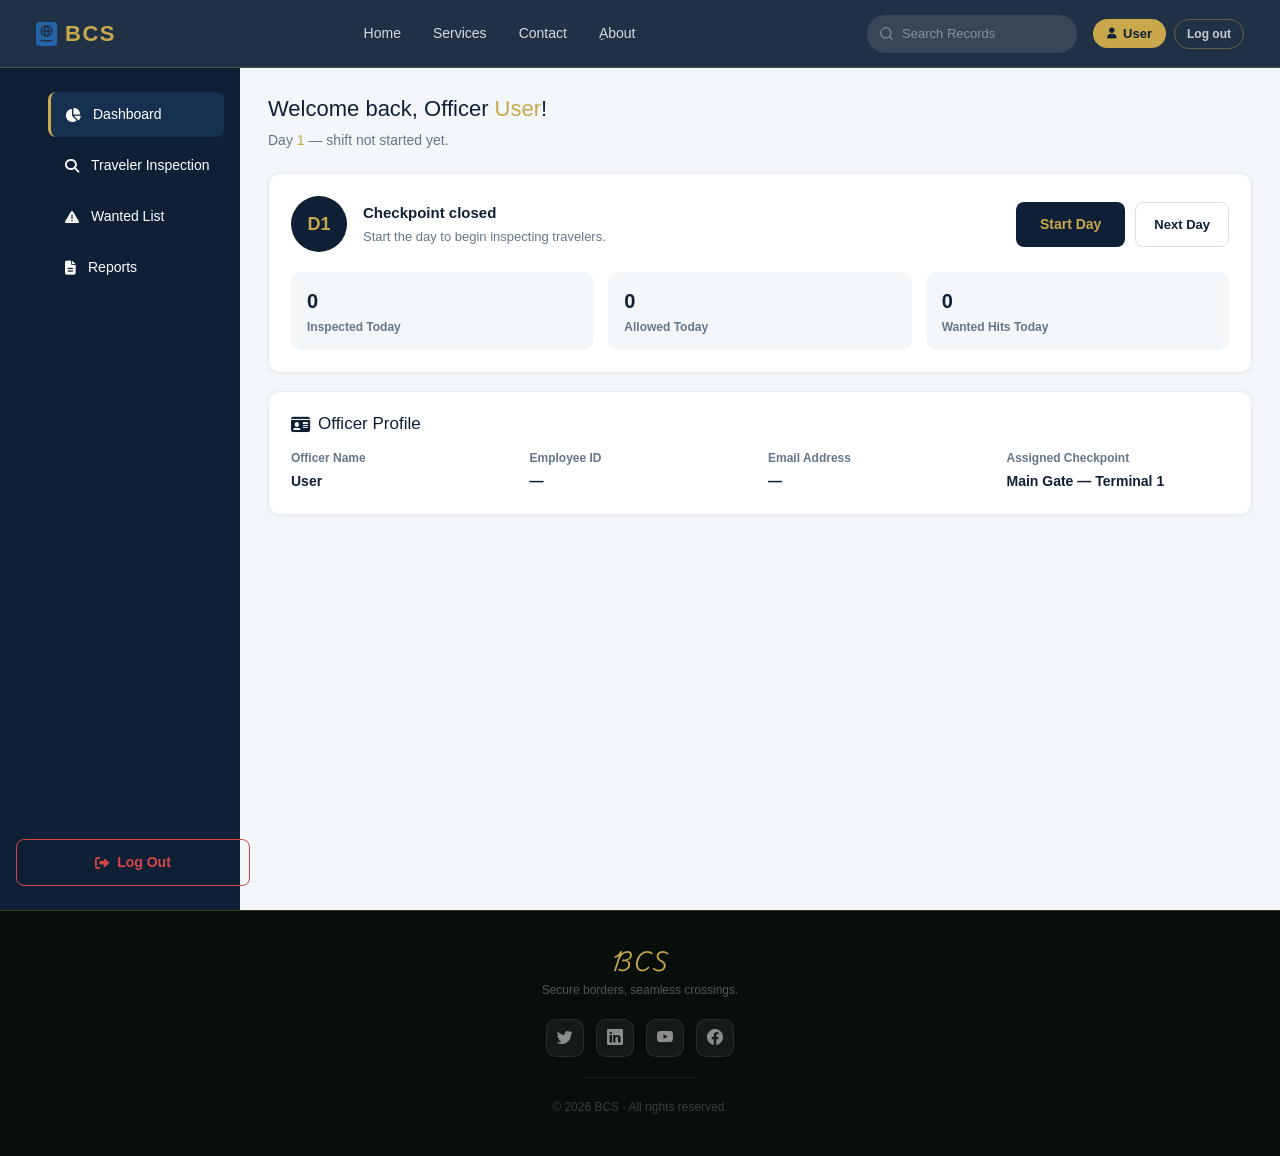
<file: Dashoboard.html>
<!DOCTYPE html>
<html lang="en">
<head>
    <meta charset="UTF-8">
    <meta name="viewport" content="width=device-width, initial-scale=1.0">
    <title>BCS | Dashboard</title>
  <link href="https://cdn.jsdelivr.net/npm/bootstrap@5.3.8/dist/css/bootstrap.min.css" rel="stylesheet">
  <link rel="stylesheet" href="https://cdnjs.cloudflare.com/ajax/libs/font-awesome/6.5.0/css/all.min.css">
  <link rel="stylesheet" href="https://cdn.jsdelivr.net/npm/bootstrap-icons@1.11.3/font/bootstrap-icons.min.css">
  <link href="https://fonts.googleapis.com/css2?family=Playwrite+IE:wght@100..400&display=swap" rel="stylesheet">
    <style>
        :root {
            --navy: #0f2036;
            --navy-mid: #16314f;
            --blue: #2563a8;
            --gold: #c9a84c;
            --surface: #f4f7fa;
            --white: #ffffff;
            --muted: #64768a;
            --text: #1c2b3a;
            --ok: #2f8f5b;
            --ok-bg: #eaf6ef;
            --danger: #d64545;
            --danger-bg: #fdeeee;
            --warn: #b3791d;
            --warn-bg: #fdf3e2;
            --sidebar-width: 240px;
            --radius: 12px;
        }

        * { margin: 0; padding: 0; box-sizing: border-box; font-family: 'Segoe UI', Tahoma, Geneva, Verdana, sans-serif; }

        body { background-color: var(--surface); color: var(--text); display: flex; flex-direction: column; min-height: 100vh; }

        /* ---------- Top bar ---------- */
        .navbar {
            background-color: rgba(15, 32, 54, 0.92) !important;
            backdrop-filter: blur(8px);
            -webkit-backdrop-filter: blur(8px);
            border-bottom: 1px solid rgba(201,168,76,0.25) !important;
            padding: 12px 0;
            position: sticky;
            top: 0;
            z-index: 1000;
        }
        .navbar-brand { color: #c9a84c !important; font-weight: 700; font-size: 22px; letter-spacing: 1.5px; }
        .navbar .fa-scale-balanced { color: #c9a84c; font-size: 17px; }
        .navbar .nav-link {
            color: rgba(255,255,255,0.82) !important;
            font-size: 14px; font-weight: 500;
            padding: 7px 14px !important;
            border-radius: 50px; transition: all 0.25s;
        }
        .navbar .nav-link:hover, .navbar .nav-link.active {
            background-color: #2563a8 !important; color: #ffffff !important;
        }
        .dropdown-menu {
            background-color: #0f2036 !important;
            border: 1px solid rgba(201,168,76,0.2) !important;
            border-radius: 10px; overflow: hidden;
        }
        .dropdown-item { color: #e8d49a !important; font-size: 14px; font-weight: 500; transition: 0.2s; }
        .dropdown-item:hover { background-color: #2563a8 !important; color: #ffffff !important; }
        .navbar .btn-success {
            background-color: #2563a8 !important; border-color: #2563a8 !important;
            color: #ffffff !important; font-weight: 700; font-size: 13px;
            border-radius: 50px; padding: 7px 20px; transition: 0.25s;
        }
        .navbar .btn-success:hover {
            background-color: #14335c !important; border-color: #14335c !important; color: #ffffff !important;
        }
        .group { display: flex; align-items: center; position: relative; max-width: 210px; }
        .group .icon { position: absolute; left: 12px; fill: rgba(255,255,255,0.45); width: 15px; height: 15px; pointer-events: none; }
        .input {
            width: 100%; height: 38px; padding: 0 14px 0 34px;
            border: 1.5px solid transparent; border-radius: 50px;
            background-color: rgba(255,255,255,0.1); color: #ffffff;
            font-size: 13px; outline: none; transition: 0.3s; margin: 0 !important;
        }
        .input::placeholder { color: rgba(255,255,255,0.4); }
        .input:focus, .input:hover {
            border-color: #c9a84c; background-color: rgba(255,255,255,0.15);
            box-shadow: 0 0 0 3px rgba(201,168,76,0.15);
        }
        .navbar-toggler { border-color: rgba(201,168,76,0.35) !important; }
        .navbar-toggler-icon { filter: invert(1); }

        .sidebar-toggle-btn {
            display: none;
            background: transparent;
            border: 1px solid rgba(201,168,76,0.4);
            color: var(--gold);
            border-radius: 8px;
            padding: 6px 11px;
            font-size: 18px;
            cursor: pointer;
            margin-right: 8px;
        }
        .top-user { display: flex; align-items: center; gap: 10px; }
        .top-user .name-pill {
            background: rgba(201,168,76,0.15); color: var(--gold);
            font-weight: 600; font-size: 13px; padding: 6px 14px; border-radius: 50px;
            display: flex; align-items: center; gap: 6px; border: 1px solid rgba(201,168,76,0.3);
        }
        .top-user button {
            all: unset; cursor: pointer; font-size: 12px; font-weight: 600;
            padding: 6px 12px; border: 1px solid rgba(255,255,255,0.2); border-radius: 50px;
            color: rgba(255,255,255,0.75);
        }
        .top-user button:hover { background: var(--danger); color: #fff; border-color: var(--danger); }

        .sidebar-overlay { display: none; position: fixed; inset: 0; background: rgba(0,0,0,0.5); z-index: 1050; }
        .sidebar-overlay.active { display: block; }

        .dashboard-container { display: flex; flex: 1; min-height: calc(100vh - 58px); }

        /* ---------- Sidebar ---------- */
        .sidebar {
            width: var(--sidebar-width); min-width: var(--sidebar-width);
            background-color: var(--navy); color: var(--white);
            padding: 24px 16px; display: flex; flex-direction: column; justify-content: space-between;
            flex-shrink: 0; transition: transform 0.25s ease;
        }
        .sidebar-menu { list-style: none; }
        .sidebar-menu li { margin-bottom: 6px; }
        .sidebar-menu a {
            display: flex; align-items: center; gap: 12px; color: #a9bdd0; text-decoration: none;
            padding: 12px 14px; border-radius: 8px; font-weight: 500; font-size: 14px;
            transition: 0.2s; cursor: pointer; border-left: 3px solid transparent;
        }
        .sidebar-menu li.active a, .sidebar-menu a:hover { background-color: var(--navy-mid); color: var(--white); border-left-color: var(--gold); }
        .btn-logout {
            all: unset; cursor: pointer; border: 1px solid var(--danger); color: var(--danger);
            padding: 12px; border-radius: 8px; font-weight: 600; font-size: 14px;
            display: flex; align-items: center; justify-content: center; gap: 8px; width: 100%;
        }
        .btn-logout:hover { background-color: var(--danger); color: var(--white); }

        .main-content { flex: 1; padding: 28px; min-width: 0; }
        .page-content { display: none; }
        .page-content.active-page { display: block; }

        /* ---------- Shared UI ---------- */
        .welcome-section h1 { font-size: 22px; color: var(--navy); }
        .welcome-section span { color: var(--gold); }
        .welcome-section p { color: var(--muted); font-size: 14px; margin-top: 4px; margin-bottom: 22px; }

        .panel {
            background: var(--white); border-radius: var(--radius); padding: 22px;
            box-shadow: 0 1px 4px rgba(15,32,54,0.06); border: 1px solid #e7edf3;
        }
        .panel + .panel { margin-top: 18px; }

        /* Day status card */
        .day-card { display: flex; align-items: center; justify-content: space-between; gap: 20px; flex-wrap: wrap; }
        .day-card .day-left { display: flex; align-items: center; gap: 16px; }
        .day-badge {
            width: 56px; height: 56px; border-radius: 50%; background: var(--navy);
            color: var(--gold); display: flex; align-items: center; justify-content: center;
            font-weight: 800; font-size: 18px; flex-shrink: 0;
        }
        .day-status-text { font-size: 15px; font-weight: 600; color: var(--navy); }
        .day-status-sub { font-size: 13px; color: var(--muted); margin-top: 2px; }
        .btn-main {
            all: unset; cursor: pointer; background: var(--navy); color: var(--gold);
            font-weight: 700; font-size: 14px; padding: 12px 24px; border-radius: 8px; text-align: center;
        }
        .btn-main:hover { background: var(--navy-mid); }
        .btn-main:disabled { opacity: 0.35; cursor: not-allowed; }
        .btn-outline {
            all: unset; cursor: pointer; background: transparent; color: var(--navy);
            font-weight: 600; font-size: 13px; padding: 10px 18px; border-radius: 8px; text-align: center;
            border: 1.5px solid #d7e0e8;
        }
        .btn-outline:hover { border-color: var(--navy); }
        .btn-outline:disabled { opacity: 0.35; cursor: not-allowed; }

        .stat-row { display: flex; gap: 14px; margin-top: 20px; flex-wrap: wrap; }
        .stat-mini { flex: 1; min-width: 130px; background: var(--surface); border-radius: 10px; padding: 14px 16px; }
        .stat-mini .num { font-size: 20px; font-weight: 800; color: var(--navy); }
        .stat-mini .lbl { font-size: 12px; color: var(--muted); font-weight: 600; margin-top: 2px; }

        .event-note {
            background: var(--warn-bg); border: 1px solid #f0d9a8; color: #7a5312;
            border-radius: 10px; padding: 12px 16px; font-size: 13.5px; margin-bottom: 18px; display: flex; gap: 10px; align-items: flex-start;
        }
        .event-note i { color: var(--warn); margin-top: 2px; }

        h2.section-title { font-size: 17px; color: var(--navy); margin-bottom: 14px; display: flex; align-items: center; gap: 8px; }

        .details-list { display: grid; grid-template-columns: repeat(auto-fit, minmax(200px, 1fr)); gap: 16px; }
        .detail-item { display: flex; flex-direction: column; gap: 4px; }
        .detail-item span.label { font-size: 12px; color: var(--muted); font-weight: 600; }
        .detail-item span.value { font-size: 14px; color: var(--navy); font-weight: 600; }

        /* Forms */
        .form-row { display: grid; grid-template-columns: 1fr 1fr; gap: 14px; }
        .form-group { display: flex; flex-direction: column; gap: 5px; margin-top: 12px; }
        .form-group label { font-size: 13px; color: var(--navy); font-weight: 600; }
        .form-group input, .form-group select {
            padding: 10px 12px; border: 1.5px solid #dfe6ec; border-radius: 8px; font-size: 14px; outline: none; width: 100%;
        }
        .form-group input:focus, .form-group select:focus { border-color: var(--blue); }
        .form-check { display: flex; align-items: center; gap: 8px; margin-top: 12px; }
        .form-check label { font-size: 13px; color: var(--navy); font-weight: 500; }
        .form-check input[type="checkbox"] { width: 16px; height: 16px; accent-color: var(--danger); }
        .submit-btn {
            all: unset; cursor: pointer; margin-top: 20px; padding: 12px; background: var(--navy);
            color: var(--white); border-radius: 8px; font-size: 14px; font-weight: 700; text-align: center;
            display: block; width: 100%;
        }
        .submit-btn:hover { background: var(--navy-mid); }

        /* Wizard */
        .wizard-steps { display: flex; align-items: center; gap: 6px; margin-bottom: 24px; flex-wrap: wrap; }
        .wizard-step { display: flex; align-items: center; gap: 8px; }
        .wizard-step .circle {
            width: 30px; height: 30px; border-radius: 50%; background: #e7edf3; color: var(--muted);
            display: flex; align-items: center; justify-content: center; font-size: 13px; font-weight: 700; flex-shrink: 0;
        }
        .wizard-step .lbl { font-size: 13px; color: var(--muted); font-weight: 600; }
        .wizard-step.done .circle { background: var(--ok); color: var(--white); }
        .wizard-step.done .lbl { color: var(--ok); }
        .wizard-step.current .circle { background: var(--navy); color: var(--gold); }
        .wizard-step.current .lbl { color: var(--navy); }
        .wizard-connector { flex: 1; height: 2px; background: #e7edf3; min-width: 16px; }

        .wizard-panel { display: none; }
        .wizard-panel.active { display: block; }

        .doc-summary-box { background: var(--surface); border-radius: 10px; padding: 16px; margin-bottom: 16px; font-size: 14px; color: var(--navy); font-weight: 600; }
        .doc-summary-box small { display: block; color: var(--muted); font-weight: 500; margin-top: 4px; }

        .verdict-box { border-radius: 10px; padding: 12px 14px; font-size: 13.5px; font-weight: 600; margin-top: 14px; display: none; align-items: center; gap: 8px; }
        .verdict-box.ok { background: var(--ok-bg); color: var(--ok); display: flex; }
        .verdict-box.bad { background: var(--danger-bg); color: var(--danger); display: flex; }

        .wizard-actions { display: flex; justify-content: space-between; gap: 10px; margin-top: 22px; }
        .decision-row { display: flex; gap: 10px; flex-wrap: wrap; margin-top: 18px; }
        .decision-row button { flex: 1; min-width: 140px; }
        .btn-decision {
            all: unset; cursor: pointer; text-align: center; padding: 12px; border-radius: 8px; font-weight: 700; font-size: 14px;
        }
        .btn-decision.allow { background: var(--ok-bg); color: var(--ok); }
        .btn-decision.allow:hover { background: var(--ok); color: #fff; }
        .btn-decision.reject { background: var(--warn-bg); color: var(--warn); }
        .btn-decision.reject:hover { background: var(--warn); color: #fff; }
        .btn-decision.arrest { background: var(--danger-bg); color: var(--danger); }
        .btn-decision.arrest:hover { background: var(--danger); color: #fff; }
        .btn-decision:disabled { opacity: 0.4; cursor: not-allowed; }

        .empty-hint { text-align: center; color: var(--muted); font-weight: 600; font-size: 14px; padding: 30px 10px; }

        /* Wanted list */
        .search-group { max-width: 320px; margin-bottom: 18px; }
        .search-group input { padding: 10px 14px; border: 1.5px solid #dfe6ec; border-radius: 50px; width: 100%; font-size: 14px; outline: none; }
        .search-group input:focus { border-color: var(--blue); }
        .wanted-card {
            background: var(--white); border-radius: 10px; padding: 14px 16px; margin-bottom: 10px;
            display: flex; align-items: center; justify-content: space-between; gap: 10px; border: 1px solid #e7edf3;
        }
        .wanted-name { font-size: 14px; font-weight: 700; color: var(--navy); }
        .wanted-meta { font-size: 12px; color: var(--muted); margin-top: 3px; }
        .badge-wanted { background: var(--danger-bg); color: var(--danger); padding: 4px 10px; border-radius: 8px; font-size: 11px; font-weight: 700; }
        .del-btn { all: unset; cursor: pointer; color: #b7c2cc; padding: 6px; border-radius: 8px; }
        .del-btn:hover { background: var(--danger-bg); color: var(--danger); }

        /* Reports */
        .report-result {
            margin-top: 16px; padding: 14px 16px; background: var(--surface); border-radius: 10px;
            font-size: 14px; font-weight: 600; color: var(--navy); display: none;
        }

       .footer {
      background: #080f0b;
      border-top: 1px solid rgba(201,168,76,0.25);
      padding: 36px 0 24px;
      text-align: center;
    }
       .footer-brand { font-family: 'Playwrite IE', cursive; font-size: 20px; color: #c9a84c; letter-spacing: 2px; margin-bottom: 4px; }

    .footer-tagline { font-size: 12px; color: rgba(255,255,255,0.3); margin-bottom: 20px; }
    .footer-socials { display: flex; justify-content: center; gap: 12px; margin-bottom: 20px; }
    .footer-social {
      width: 38px; height: 38px;
      border-radius: 10px;
      background: rgba(255,255,255,0.05);
      border: 1px solid rgba(255,255,255,0.08);
      color: rgba(255,255,255,0.5);
      display: flex; align-items: center; justify-content: center;
      font-size: 16px;
      text-decoration: none;
      transition: 0.25s;
    }
    .footer-social:hover { transform: translateY(-2px); }
    #f-twitter:hover  { background: rgba(29,161,242,0.15); color: #1da1f2; border-color: rgba(29,161,242,0.3); }
    #f-linkedin:hover { background: rgba(0,119,181,0.15); color: #0077b5; border-color: rgba(0,119,181,0.3); }
    #f-youtube:hover  { background: rgba(255,0,0,0.15); color: #ff4444; border-color: rgba(255,0,0,0.3); }
    #f-facebook:hover { background: rgba(24,119,242,0.15); color: #1877f2; border-color: rgba(24,119,242,0.3); }
    .footer-copy { font-size: 12px; color: rgba(255,255,255,0.2); }
    .footer-divider { height: 1px; background: rgba(255,255,255,0.06); margin: 20px auto; width: 120px; }

button,
button:focus {
  font-size: 13px;
  font-weight: 600;
  padding: 8px 16px;
  border-radius: 8px;
  background-color: #2563a8;
  border: none;
  cursor: pointer;
  transition: background-color 0.2s ease;
  color: #ffffff;
}

button:hover {
  background-color: #14335c;
}

button:active {
  background-color: #0f2036;
}

        @media (max-width: 1024px) { .main-content { padding: 22px 18px; } }
        @media (max-width: 768px) {
            .sidebar-toggle-btn { display: flex !important; align-items: center; justify-content: center; }
            .sidebar { position: fixed; top: 0; left: 0; bottom: 0; width: 230px !important; min-width: 0 !important; transform: translateX(-100%); box-shadow: 6px 0 20px rgba(0,0,0,0.3); }
            .sidebar.open { transform: translateX(0); }
            .main-content { padding: 16px 12px; padding-bottom: 76px; }
            .form-row { grid-template-columns: 1fr; }
            .day-card { flex-direction: column; align-items: flex-start; }
            .stat-row { gap: 10px; }
            .search-group { max-width: 100%; }
        }
        .bottom-nav { display: none; }
        @media (max-width: 768px) {
            .bottom-nav { display: flex; position: fixed; bottom: 0; left: 0; right: 0; background: var(--navy); z-index: 1040; height: 58px; }
            .bottom-nav-item { flex: 1; display: flex; flex-direction: column; align-items: center; justify-content: center; gap: 3px; color: rgba(169,189,208,0.7); border: none; background: transparent; font-size: 10px; font-weight: 600; border-top: 3px solid transparent; }
            .bottom-nav-item i { font-size: 17px; }
            .bottom-nav-item.active { color: var(--gold); border-top-color: var(--gold); }
        }
        @media (max-width: 480px) {
            .panel { padding: 16px; }
            .welcome-section h1 { font-size: 18px; }
            .day-badge { width: 46px; height: 46px; font-size: 15px; }
            .btn-main, .btn-outline { width: 100%; text-align: center; }
            .day-card > div[style] { width: 100%; }
            .decision-row button { min-width: 100%; }
            .wizard-step .lbl { display: none; }
            .wizard-connector { min-width: 8px; }
            .stat-mini { min-width: 100%; }
        }
    </style>
</head>
<body>

  <nav class="navbar navbar-expand-lg">
        <div class="container-fluid ms-4">
            <div class="d-flex align-items-center gap-2">
                <button class="sidebar-toggle-btn" onclick="toggleSidebar()" aria-label="Toggle menu"><i class="fa-solid fa-bars"></i></button>
                <i style="color: #2563a8;font-size: 24px;" class="fa-solid fa-passport"></i>
                <a class="navbar-brand" href="index.html">BCS   </a>
            </div>
            <button class="navbar-toggler" type="button" data-bs-toggle="collapse" data-bs-target="#navbarSupportedContent" aria-controls="navbarSupportedContent" aria-expanded="false" aria-label="Toggle navigation">
                <span class="navbar-toggler-icon"></span>
            </button>
            <div class="collapse navbar-collapse" id="navbarSupportedContent">
                <ul class="navbar-nav mx-auto gap-1">
                    <li class="nav-item"><a class="nav-link  rounded-pill" href="index.html">Home</a></li>
                  
                    <li class="nav-item"><a class="nav-link rounded-pill" href="#moataz">Services</a></li>
                    <li class="nav-item"><a class="nav-link rounded-pill" href="contact.html">Contact</a></li>
                    <li class="nav-item"><a class="nav-link rounded-pill" href="about.html">ِAbout</a></li>
                </ul>
                <div class="d-flex align-items-center gap-3 mt-2 mt-lg-0 me-4">
                    <div class="group">
                        <svg viewBox="0 0 24 24" aria-hidden="true" class="icon">
                            <path d="M21.53 20.47l-3.66-3.66C19.195 15.24 20 13.214 20 11c0-4.97-4.03-9-9-9s-9 4.03-9 9 4.03 9 9 9c2.215 0 4.24-.804 5.808-2.13l3.66 3.66c.147.146.34.22.53.22s.385-.073.53-.22c.295-.293.295-.767.002-1.06zM3.5 11c0-4.135 3.365-7.5 7.5-7.5s7.5 3.365 7.5 7.5-3.365 7.5-7.5 7.5-7.5-3.365-7.5-7.5z"/>
                        </svg>
                        <input class="input" type="search" placeholder="Search Records">
                    </div>
                    <a href="#khaled" class="btn btn-success rounded-pill" id="navAuthArea">Sign up</a>
                </div>
            </div>
        </div>
    </nav>

  <div class="sidebar-overlay" id="sidebarOverlay" onclick="toggleSidebar()"></div>

  <div class="dashboard-container">

    <aside class="sidebar" id="sidebar">
        <ul class="sidebar-menu">
            <li id="menu-dash" class="active"><a onclick="switchPage('dashboardMain')"><i class="fa-solid fa-chart-pie"></i> Dashboard</a></li>
            <li id="menu-insp"><a onclick="switchPage('inspectionPage')"><i class="fa-solid fa-magnifying-glass"></i> Traveler Inspection</a></li>
            <li id="menu-wanted"><a onclick="switchPage('wantedPage')"><i class="fa-solid fa-triangle-exclamation"></i> Wanted List</a></li>
            <li id="menu-reports"><a onclick="switchPage('reportsPage')"><i class="fa-solid fa-file-lines"></i> Reports</a></li>
        </ul>
        <button class="btn-logout" onclick="handleLogout()"><i class="fa-solid fa-right-from-bracket"></i> Log Out</button>
    </aside>

    <main class="main-content">

        <!-- ============ DASHBOARD ============ -->
        <div id="dashboardMain" class="page-content active-page">
            <section class="welcome-section">
                <h1>Welcome back, Officer <span id="welcomeUserName">User</span>!</h1>
                <p id="dayStatusLine">Day <span id="dayNumber">1</span> — shift not started yet.</p>
            </section>

            <div id="eventBanner"></div>

            <div class="panel">
                <div class="day-card">
                    <div class="day-left">
                        <div class="day-badge" id="dayBadge">D1</div>
                        <div>
                            <div class="day-status-text" id="dayCardStatus">Checkpoint closed</div>
                            <div class="day-status-sub" id="dayCardSub">Start the day to begin inspecting travelers.</div>
                        </div>
                    </div>
                    <div style="display:flex; gap:10px;">
                        <button class="btn-main" id="btnPrimaryDayAction" onclick="handlePrimaryDayAction()">Start Day</button>
                        <button class="btn-outline" id="btnNextDay" onclick="uiNextDay()" disabled>Next Day</button>
                    </div>
                </div>
                <div class="stat-row">
                    <div class="stat-mini"><div class="num" id="displayInspected">0</div><div class="lbl">Inspected Today</div></div>
                    <div class="stat-mini"><div class="num" id="displayAllowed">0</div><div class="lbl">Allowed Today</div></div>
                    <div class="stat-mini"><div class="num" id="displayWantedHits">0</div><div class="lbl">Wanted Hits Today</div></div>
                </div>
            </div>

            <div class="panel">
                <h2 class="section-title"><i class="fa-solid fa-id-card"></i> Officer Profile</h2>
                <div class="details-list">
                    <div class="detail-item"><span class="label">Officer Name</span><span class="value" id="profileFullName">—</span></div>
                    <div class="detail-item"><span class="label">Employee ID</span><span class="value" id="profileEmployeeId">—</span></div>
                    <div class="detail-item"><span class="label">Email Address</span><span class="value" id="profileEmail">—</span></div>
                    <div class="detail-item"><span class="label">Assigned Checkpoint</span><span class="value">Main Gate — Terminal 1</span></div>
                </div>
            </div>
        </div>

        <!-- ============ TRAVELER INSPECTION (wizard) ============ -->
        <div id="inspectionPage" class="page-content">
            <section class="welcome-section">
                <h1><i class="fa-solid fa-magnifying-glass" style="color:#c9a84c;"></i> Traveler Inspection</h1>
                <p>Follow the steps below to register, inspect, and decide on each traveler.</p>
            </section>

            <p class="empty-hint panel" id="inspectionHint">Start the day from the Dashboard to begin registering travelers.</p>

            <div id="inspectionWizardWrap" style="display:none;">
                <div class="wizard-steps">
                    <div class="wizard-step current" id="wstep-1"><div class="circle">1</div><div class="lbl">Traveler Data</div></div>
                    <div class="wizard-connector"></div>
                    <div class="wizard-step" id="wstep-2"><div class="circle">2</div><div class="lbl">Passport</div></div>
                    <div class="wizard-connector"></div>
                    <div class="wizard-step" id="wstep-3"><div class="circle">3</div><div class="lbl">Visa</div></div>
                    <div class="wizard-connector"></div>
                    <div class="wizard-step" id="wstep-4"><div class="circle">4</div><div class="lbl">Decision</div></div>
                </div>

                <div class="panel">

                    <!-- STEP 1: Data entry -->
                    <div class="wizard-panel active" id="wpanel-1">
                        <h2 class="section-title"><i class="fa-solid fa-user-pen"></i> Traveler &amp; Document Details</h2>
                        <div class="form-row">
                            <div class="form-group"><label for="travName">Full Name</label><input type="text" id="travName" placeholder="e.g. Karim Fathy"></div>
                            <div class="form-group"><label for="travNationality">Nationality</label>
                                <select id="travNationality">
                                    <option value="">Select nationality</option>
                                    <option value="Egyptian">Egyptian</option>
                                    <option value="Saudi">Saudi</option>
                                    <option value="Emirati">Emirati</option>
                                    <option value="Jordanian">Jordanian</option>
                                    <option value="Lebanese">Lebanese</option>
                                    <option value="Syrian">Syrian</option>
                                    <option value="Palestinian">Palestinian</option>
                                    <option value="Iraqi">Iraqi</option>
                                    <option value="Sudanese">Sudanese</option>
                                    <option value="Libyan">Libyan</option>
                                    <option value="Moroccan">Moroccan</option>
                                    <option value="Algerian">Algerian</option>
                                    <option value="Tunisian">Tunisian</option>
                                    <option value="American">American</option>
                                    <option value="British">British</option>
                                    <option value="French">French</option>
                                    <option value="German">German</option>
                                    <option value="Other">Other</option>
                                </select>
                            </div>
                        </div>
                        <div class="form-row">
                            <div class="form-group"><label for="travAge">Age</label><input type="number" id="travAge" min="0" max="120" placeholder="e.g. 32"></div>
                            <div class="form-group"><label for="passNumber">Passport Number</label><input type="text" id="passNumber" placeholder="e.g. P123456"></div>
                        </div>
                        <div class="form-row">
                            <div class="form-group"><label for="passIssue">Passport Issue Date</label><input type="date" id="passIssue"></div>
                            <div class="form-group"><label for="passExpiry">Passport Expiry Date</label><input type="date" id="passExpiry"></div>
                        </div>
                        <div class="form-check"><input type="checkbox" id="passSuspicious"><label for="passSuspicious">Flag passport as suspicious / signs of tampering</label></div>
                        <div class="form-row">
                            <div class="form-group">
                                <label for="visaType">Visa Type</label>
                                <select id="visaType">
                                    <option value="Tourist">Tourist</option>
                                    <option value="Business">Business</option>
                                    <option value="Transit">Transit</option>
                                    <option value="Work">Work</option>
                                </select>
                            </div>
                            <div class="form-group"><label for="visaExpiry">Visa Expiry Date</label><input type="date" id="visaExpiry"></div>
                        </div>
                        <div class="form-check"><input type="checkbox" id="visaSuspicious"><label for="visaSuspicious">Flag visa as suspicious / signs of tampering</label></div>

                        <div class="wizard-actions" style="justify-content:flex-end;">
                            <button class="btn-main" onclick="uiRegisterTraveler()"><i class="fa fa-arrow-right"></i> Continue to Passport</button>
                        </div>
                    </div>

                    <!-- STEP 2: Passport -->
                    <div class="wizard-panel" id="wpanel-2">
                        <h2 class="section-title"><i class="fa-solid fa-passport"></i> Inspect Passport</h2>
                        <div class="doc-summary-box" id="passportInfo">—</div>
                        <button class="btn-outline" onclick="uiInspectPassport()" id="btnInspPassport">Inspect Passport</button>
                        <div class="verdict-box" id="passportVerdict"></div>
                        <div class="wizard-actions">
                            <button class="btn-outline" onclick="goToStep(1)">Back</button>
                            <button class="btn-main" onclick="goToStep(3)" id="btnToStep3" disabled>Continue to Visa</button>
                        </div>
                    </div>

                    <!-- STEP 3: Visa -->
                    <div class="wizard-panel" id="wpanel-3">
                        <h2 class="section-title"><i class="fa-solid fa-stamp"></i> Inspect Visa</h2>
                        <div class="doc-summary-box" id="visaInfo">—</div>
                        <button class="btn-outline" onclick="uiInspectVisa()" id="btnInspVisa">Inspect Visa</button>
                        <div class="verdict-box" id="visaVerdict"></div>
                        <div class="wizard-actions">
                            <button class="btn-outline" onclick="goToStep(2)">Back</button>
                            <button class="btn-main" onclick="goToStep(4)" id="btnToStep4" disabled>Continue to Decision</button>
                        </div>
                    </div>

                    <!-- STEP 4: Wanted check + decision -->
                    <div class="wizard-panel" id="wpanel-4">
                        <h2 class="section-title"><i class="fa-solid fa-handcuffs"></i> Wanted List &amp; Decision</h2>
                        <div class="doc-summary-box" id="decisionSummary">—</div>
                        <button class="btn-outline" onclick="uiCheckWantedList()" id="btnCheckWanted">Check Wanted List</button>
                        <div class="verdict-box" id="wantedVerdict"></div>

                        <div class="decision-row">
                            <button class="btn-decision allow" onclick="uiDecision('allow')" id="btnAllow" disabled><i class="fa fa-check"></i> Allow Entry</button>
                            <button class="btn-decision reject" onclick="uiDecision('reject')" id="btnReject" disabled><i class="fa fa-xmark"></i> Reject Entry</button>
                            <button class="btn-decision arrest" onclick="uiDecision('arrest')" id="btnArrest" disabled><i class="fa fa-handcuffs"></i> Arrest</button>
                        </div>

                        <div class="wizard-actions">
                            <button class="btn-outline" onclick="goToStep(3)">Back</button>
                            <span></span>
                        </div>
                    </div>

                </div>
            </div>
        </div>

        <!-- ============ WANTED LIST ============ -->
        <div id="wantedPage" class="page-content">
            <section class="welcome-section">
                <h1><i class="fa-solid fa-triangle-exclamation" style="color:#c9a84c;"></i> Wanted List</h1>
                <p>Search, add, or remove people on the wanted list.</p>
            </section>

            <div class="panel">
                <div class="stat-row" style="margin-top:0;">
                    <div class="stat-mini"><div class="num" id="wantedTotal">0</div><div class="lbl">Total Wanted</div></div>
                    <div class="stat-mini"><div class="num" id="wantedMatchesToday">0</div><div class="lbl">Matches Today</div></div>
                </div>
                <div class="search-group" style="margin-top:18px;">
                    <input type="text" id="searchWanted" placeholder="Search by name..." oninput="uiSearchWanted()">
                </div>
                <div id="wantedEmptyMsg"><p class="empty-hint">No wanted persons recorded yet.</p></div>
                <div id="wantedList"></div>
            </div>

            <div class="panel">
                <h2 class="section-title"><i class="fa-solid fa-user-plus"></i> Add Person</h2>
                <div class="form-row">
                    <div class="form-group"><label for="wantedName">Full Name</label><input type="text" id="wantedName" placeholder="e.g. Karim Fathy"></div>
                    <div class="form-group"><label for="wantedNationality">Nationality</label>
                        <select id="wantedNationality">
                            <option value="">Select nationality</option>
                            <option value="Egyptian">Egyptian</option>
                            <option value="Saudi">Saudi</option>
                            <option value="Emirati">Emirati</option>
                            <option value="Jordanian">Jordanian</option>
                            <option value="Lebanese">Lebanese</option>
                            <option value="Syrian">Syrian</option>
                            <option value="Palestinian">Palestinian</option>
                            <option value="Iraqi">Iraqi</option>
                            <option value="Sudanese">Sudanese</option>
                            <option value="Libyan">Libyan</option>
                            <option value="Moroccan">Moroccan</option>
                            <option value="Algerian">Algerian</option>
                            <option value="Tunisian">Tunisian</option>
                            <option value="American">American</option>
                            <option value="British">British</option>
                            <option value="French">French</option>
                            <option value="German">German</option>
                            <option value="Other">Other</option>
                        </select>
                    </div>
                </div>
                <div class="form-group"><label for="wantedReason">Reason Wanted</label><input type="text" id="wantedReason" placeholder="e.g. Document forgery"></div>
                <button class="submit-btn" onclick="addWanted()"><i class="fa fa-plus"></i> Add Person</button>
            </div>
        </div>

        <!-- ============ REPORTS ============ -->
        <div id="reportsPage" class="page-content">
            <section class="welcome-section">
                <h1><i class="fa-solid fa-file-lines" style="color:#c9a84c;"></i> Reports &amp; Statistics</h1>
                <p>Generate daily and final reports, and review officer performance.</p>
            </section>
            <div class="panel" style="max-width:480px;">
                <div class="form-group">
                    <label>Report Type</label>
                    <select id="reportType">
                        <option value="daily">Daily Report</option>
                        <option value="final">Final Report</option>
                        <option value="stats">Statistics</option>
                    </select>
                </div>
                <button class="btn-main" style="margin-top:16px; width:100%; box-sizing:border-box;" onclick="performReport()"><i class="fa fa-file-circle-check"></i> Generate</button>
                <button class="btn-outline" style="margin-top:10px; width:100%; box-sizing:border-box;" onclick="uiCalculateScore()"><i class="fa fa-star"></i> Calculate Officer Score</button>
                <div class="report-result" id="conversionResultBox"></div>
            </div>
        </div>

    </main>
  </div>

<footer class="footer">
    <div class="footer-brand">BCS</div>
    <p class="footer-tagline">Secure borders, seamless crossings.</p>
    <div class="footer-socials">
        <a href="https://twitter.com"  target="_blank" class="footer-social" id="f-twitter"><i class="bi bi-twitter"></i></a>
        <a href="https://linkedin.com" target="_blank" class="footer-social" id="f-linkedin"><i class="bi bi-linkedin"></i></a>
        <a href="https://youtube.com"  target="_blank" class="footer-social" id="f-youtube"><i class="bi bi-youtube"></i></a>
        <a href="https://facebook.com" target="_blank" class="footer-social" id="f-facebook"><i class="bi bi-facebook"></i></a>
    </div>
    <div class="footer-divider"></div>
    <p class="footer-copy">&copy; 2026 BCS · All rights reserved.</p>
</footer>
  <nav class="bottom-nav" id="bottomNav">
    <button class="bottom-nav-item active" id="bnav-dash" onclick="switchPageMobile('dashboardMain','bnav-dash')"><i class="fa-solid fa-chart-pie"></i><span>Dashboard</span></button>
    <button class="bottom-nav-item" id="bnav-insp" onclick="switchPageMobile('inspectionPage','bnav-insp')"><i class="fa-solid fa-magnifying-glass"></i><span>Inspect</span></button>
    <button class="bottom-nav-item" id="bnav-wanted" onclick="switchPageMobile('wantedPage','bnav-wanted')"><i class="fa-solid fa-triangle-exclamation"></i><span>Wanted</span></button>
    <button class="bottom-nav-item" id="bnav-reports" onclick="switchPageMobile('reportsPage','bnav-reports')"><i class="fa-solid fa-file-lines"></i><span>Reports</span></button>
  </nav>

  <script src="https://cdn.jsdelivr.net/npm/bootstrap@5.3.3/dist/js/bootstrap.bundle.min.js"></script>
  <script>
/* ============================================================
   SIDEBAR / NAV
   ============================================================ */
function toggleSidebar() {
    const sidebar = document.getElementById('sidebar');
    const overlay = document.getElementById('sidebarOverlay');
    const isOpen = sidebar.classList.toggle('open');
    overlay.classList.toggle('active', isOpen);
    document.body.style.overflow = isOpen ? 'hidden' : '';
}
function closeSidebarOnMobile() {
    if (window.innerWidth <= 768) {
        document.getElementById('sidebar').classList.remove('open');
        document.getElementById('sidebarOverlay').classList.remove('active');
        document.body.style.overflow = '';
    }
}
window.addEventListener('resize', closeSidebarOnMobile);

function switchPage(pageId) {
    document.querySelectorAll('.page-content').forEach(p => p.classList.remove('active-page'));
    const target = document.getElementById(pageId);
    if (target) target.classList.add('active-page');
    document.querySelectorAll('.sidebar-menu li').forEach(li => li.classList.remove('active'));
    const map = { dashboardMain:'menu-dash', inspectionPage:'menu-insp', wantedPage:'menu-wanted', reportsPage:'menu-reports' };
    if (map[pageId]) document.getElementById(map[pageId]).classList.add('active');
    const bnavMap = { dashboardMain:'bnav-dash', inspectionPage:'bnav-insp', wantedPage:'bnav-wanted', reportsPage:'bnav-reports' };
    document.querySelectorAll('.bottom-nav-item').forEach(b => b.classList.remove('active'));
    if (bnavMap[pageId]) document.getElementById(bnavMap[pageId]).classList.add('active');
    closeSidebarOnMobile();
    window.scrollTo({ top: 0, behavior: 'smooth' });
}
function switchPageMobile(pageId) { switchPage(pageId); }

function logoutUser() {
    localStorage.removeItem('userData');
    localStorage.removeItem('userFirstName');
    window.location.href = 'index.html';
}
function handleLogout() { logoutUser(); }

/* ============================================================
   BORDER CONTROL SYSTEM — CLASSES
   ============================================================ */
class Person {
    constructor(name, age, nationality) { this.name = name; this.age = age; this.nationality = nationality; }
    display_info() { return `${this.name} — ${this.age} yrs — ${this.nationality}`; }
    update_information(fields) { Object.assign(this, fields); }
}

class Passport {
    constructor(number, issueDate, expiryDate, ownerName, forged = false) {
        this.number = number; this.issueDate = issueDate; this.expiryDate = expiryDate;
        this.ownerName = ownerName; this.forged = forged;
    }
    display_passport() { return `No. ${this.number} · issued ${this.issueDate} · expires ${this.expiryDate}`; }
    check_expiry() { return new Date(this.expiryDate) < new Date(); }
    validate_passport() { return !this.check_expiry() && !this.forged; }
    detect_forgery() { return this.forged; }
}

class Visa {
    constructor(type, expiryDate, forged = false) { this.type = type; this.expiryDate = expiryDate; this.forged = forged; }
    display_visa() { return `${this.type} visa · expires ${this.expiryDate}`; }
    check_expiry() { return new Date(this.expiryDate) < new Date(); }
    validate_visa() { return !this.check_expiry() && !this.forged; }
}

class Traveler extends Person {
    constructor(name, age, nationality, passport, visa) {
        super(name, age, nationality); this.passport = passport; this.visa = visa;
    }
    display_traveler() { return `${this.display_info()} — Passport ${this.passport.number}, ${this.visa.type} visa`; }
    has_required_documents() { return !!(this.passport && this.visa); }
}

class Officer {
    constructor(name) { this.name = name; this.decisions = []; }
    inspect_passport(traveler) {
        return { valid: traveler.passport.validate_passport(), expired: traveler.passport.check_expiry(), forged: traveler.passport.detect_forgery() };
    }
    inspect_visa(traveler) {
        return { valid: traveler.visa.validate_visa(), expired: traveler.visa.check_expiry() };
    }
    check_wanted_list(traveler, wantedList) { return wantedList.search_person(traveler.name); }
    allow_entry(traveler) { return `Entry allowed for ${traveler.name}.`; }
    reject_entry(traveler, reason) { return `Entry rejected for ${traveler.name}${reason ? ' — ' + reason : ''}.`; }
    arrest_traveler(traveler, reason) { return `${traveler.name} arrested${reason ? ' — ' + reason : ''}.`; }
    calculate_score() {
        if (this.decisions.length === 0) return 100;
        const correct = this.decisions.filter(d => d.correct).length;
        return Math.round((correct / this.decisions.length) * 100);
    }
}

class WantedList {
    constructor(db) { this.db = db; this.list = []; }
    load_data() { this.list = this.db.load_data('wantedList') || []; return this.list; }
    search_person(name) { return this.list.find(p => p.name.trim().toLowerCase() === (name || '').trim().toLowerCase()) || null; }
    add_person(name, nationality, reason) { const entry = { name, nationality, reason }; this.list.push(entry); this.db.save_data('wantedList', this.list); return entry; }
    remove_person(name) { this.list = this.list.filter(p => p.name !== name); this.db.save_data('wantedList', this.list); }
    display_list() { return this.list; }
}

class ReportSystem {
    constructor(db) { this.db = db; this.operations = this.db.load_data('operations') || []; }
    save_operation(op) { this.operations.push(op); this.db.save_data('operations', this.operations); }
    generate_daily_report(day) {
        const todays = this.operations.filter(o => o.day === day);
        const allowed = todays.filter(o => o.decision === 'allow').length;
        const rejected = todays.filter(o => o.decision === 'reject').length;
        const arrested = todays.filter(o => o.decision === 'arrest').length;
        return `Daily Report — Day ${day}: ${todays.length} travelers inspected · ${allowed} allowed · ${rejected} rejected · ${arrested} arrested.`;
    }
    generate_final_report() {
        const allowed = this.operations.filter(o => o.decision === 'allow').length;
        const rejected = this.operations.filter(o => o.decision === 'reject').length;
        const arrested = this.operations.filter(o => o.decision === 'arrest').length;
        return `Final Report — ${this.operations.length} travelers inspected across all days · ${allowed} allowed · ${rejected} rejected · ${arrested} arrested.`;
    }
    show_statistics() {
        const total = this.operations.length;
        const arrested = this.operations.filter(o => o.decision === 'arrest').length;
        const rejected = this.operations.filter(o => o.decision === 'reject').length;
        const allowed = this.operations.filter(o => o.decision === 'allow').length;
        return `Statistics — Total: ${total} · Allowed: ${allowed} (${total ? Math.round(allowed/total*100) : 0}%) · Rejected: ${rejected} · Arrested: ${arrested}.`;
    }
}

class RandomEvent {
    generate_event() {
        const events = ['emergency_alert', 'scanner_failure', 'diplomatic_arrival', 'suspicious_traveler'];
        const pick = events[Math.floor(Math.random() * events.length)];
        return this[pick]();
    }
}

class Database {
    constructor(rootKey) { this.rootKey = rootKey; }
    _readRoot() { try { return JSON.parse(localStorage.getItem(this.rootKey)) || {}; } catch (e) { return {}; } }
    _writeRoot(root) { localStorage.setItem(this.rootKey, JSON.stringify(root)); }
    save_data(key, value) { const root = this._readRoot(); root[key] = value; this._writeRoot(root); }
    load_data(key) { const root = this._readRoot(); return root[key]; }
    update_data(key, value) { this.save_data(key, value); }
    delete_data(key) { const root = this._readRoot(); delete root[key]; this._writeRoot(root); }
}

class BorderControlSystem {
    constructor() {
        this.db = new Database('bcsDatabase');
        this.wantedList = new WantedList(this.db);
        this.report = new ReportSystem(this.db);
        this.randomEvent = new RandomEvent();
        this.officer = null;
        this.day = this.db.load_data('day') || 1;
        this.dayActive = false;
        this.stats = this.db.load_data('dayStats:' + this.day) || { inspected: 0, allowed: 0, wantedHits: 0 };
        this.wantedList.load_data();
    }
    login(officerName) { this.officer = new Officer(officerName || 'Officer'); return this.officer; }
    start_day() {
        this.dayActive = true;
        this.stats = { inspected: 0, allowed: 0, wantedHits: 0 };
        this.db.save_data('dayStats:' + this.day, this.stats);
        return this.randomEvent.generate_event();
    }
    inspect_traveler(traveler, decision, wasWanted) {
        this.stats.inspected++;
        if (decision === 'allow') this.stats.allowed++;
        if (wasWanted) this.stats.wantedHits++;
        this.db.save_data('dayStats:' + this.day, this.stats);
        this.report.save_operation({ day: this.day, traveler: traveler.name, decision, wanted: !!wasWanted });
    }
    end_day() { this.dayActive = false; return this.report.generate_daily_report(this.day); }
    next_day() {
        this.day++;
        this.db.save_data('day', this.day);
        this.stats = { inspected: 0, allowed: 0, wantedHits: 0 };
        this.db.save_data('dayStats:' + this.day, this.stats);
    }
}

/* ============================================================
   UI WIRING
   ============================================================ */
const bcs = new BorderControlSystem();
let currentTraveler = null;
let currentStep = 1;

function updateNavAuthArea(savedName) {
    const navAuthArea = document.getElementById('navAuthArea');
    if (!navAuthArea) return;
    navAuthArea.outerHTML = `
        <div id="navAuthArea" style="display:flex;align-items:center;gap:8px;white-space:nowrap;">
            <span style="background:#c9a84c;color:#0f2036;font-weight:700;font-size:13px;padding:5px 14px;border-radius:50px;display:flex;align-items:center;gap:6px;">
                <i class="fa-solid fa-user" style="font-size:11px;"></i>${savedName}
            </span>
            <button onclick="handleLogout()" style="font-size:12px;font-weight:600;font-family:'Segoe UI',sans-serif;padding:5px 12px;border:1px solid rgba(201,168,76,0.4);border-radius:50px;color:rgba(255,255,255,0.75);background:transparent;cursor:pointer;"
                onmouseover="this.style.background='#e53e3e';this.style.color='#fff';this.style.borderColor='#e53e3e';"
                onmouseout="this.style.background='transparent';this.style.color='rgba(255,255,255,0.75)';this.style.borderColor='rgba(201,168,76,0.4)';"
            >Log out</button>
        </div>`;
}

function loadDashboardData() {
    const firstName = localStorage.getItem('userFirstName') || '';
    let user = null;
    const storedData = localStorage.getItem('userData');
    if (storedData) { try { user = JSON.parse(storedData); } catch(e) {} }
    const name = user?.firstName || firstName || 'User';

    bcs.login(name);

    document.getElementById('welcomeUserName').innerText = name;
    document.getElementById('profileFullName').innerText = user ? (user.fullName || `${user.firstName || ''} ${user.lastName || ''}`.trim()) : name;
    document.getElementById('profileEmployeeId').innerText = user?.employeeId || '—';
    document.getElementById('profileEmail').innerText = user?.email || '—';

    updateNavAuthArea(name);

    refreshDashboardStats();
    updateDayControls();
    updateWantedUI();
    updateInspectionAccess();
}

function refreshDashboardStats() {
    document.getElementById('dayNumber').innerText = bcs.day;
    document.getElementById('displayInspected').innerText = bcs.stats.inspected;
    document.getElementById('displayAllowed').innerText = bcs.stats.allowed;
    document.getElementById('displayWantedHits').innerText = bcs.stats.wantedHits;
    document.getElementById('dayStatusLine').innerHTML = `Day <span id="dayNumber">${bcs.day}</span> — ${bcs.dayActive ? 'shift in progress.' : 'shift not started yet.'}`;
    document.getElementById('dayBadge').innerText = 'D' + bcs.day;
}

function updateDayControls() {
    const btn = document.getElementById('btnPrimaryDayAction');
    const nextBtn = document.getElementById('btnNextDay');
    const statusText = document.getElementById('dayCardStatus');
    const statusSub = document.getElementById('dayCardSub');

    if (bcs.dayActive) {
        btn.innerText = 'End Day';
        btn.onclick = uiEndDay;
        btn.disabled = false;
        nextBtn.disabled = true;
        statusText.innerText = 'Checkpoint open';
        statusSub.innerText = 'Inspect travelers, then end the day when the shift is over.';
    } else {
        btn.innerText = 'Start Day';
        btn.onclick = uiStartDay;
        btn.disabled = false;
        nextBtn.disabled = false;
        statusText.innerText = 'Checkpoint closed';
        statusSub.innerText = 'Start the day to begin inspecting travelers.';
    }
    updateInspectionAccess();
}

function handlePrimaryDayAction() {
    if (bcs.dayActive) uiEndDay(); else uiStartDay();
}

function showEvent(evt) {
    const banner = document.getElementById('eventBanner');
    banner.innerHTML = `<div class="event-note"><i class="fa-solid fa-triangle-exclamation"></i><span><strong>${evt.title}:</strong> ${evt.text}</span></div>`;
    setTimeout(() => { banner.innerHTML = ''; }, 6000);
}

function uiStartDay() {
    const evt = bcs.start_day();
    refreshDashboardStats();
    updateDayControls();
    showEvent(evt);
}

function uiEndDay() {
    const msg = bcs.end_day();
    updateDayControls();
    alert(msg);
}

function uiNextDay() {
    bcs.next_day();
    refreshDashboardStats();
    updateDayControls();
    resetInspectionUI();
}

function updateInspectionAccess() {
    const hint = document.getElementById('inspectionHint');
    const wrap = document.getElementById('inspectionWizardWrap');
    if (bcs.dayActive) {
        hint.style.display = 'none';
        wrap.style.display = 'block';
    } else {
        hint.style.display = 'block';
        wrap.style.display = 'none';
    }
}

/* ---------- Wizard navigation ---------- */
function goToStep(step) {
    currentStep = step;
    document.querySelectorAll('.wizard-panel').forEach(p => p.classList.remove('active'));
    document.getElementById('wpanel-' + step).classList.add('active');

    for (let i = 1; i <= 4; i++) {
        const el = document.getElementById('wstep-' + i);
        el.classList.remove('current', 'done');
        if (i < step) el.classList.add('done');
        else if (i === step) el.classList.add('current');
    }
    window.scrollTo({ top: 0, behavior: 'smooth' });
}

function resetInspectionUI() {
    currentTraveler = null;
    document.getElementById('passportInfo').innerText = '—';
    document.getElementById('visaInfo').innerText = '—';
    document.getElementById('decisionSummary').innerText = '—';
    ['passportVerdict','visaVerdict','wantedVerdict'].forEach(id => {
        const el = document.getElementById(id);
        el.style.display = 'none'; el.innerText = ''; el.className = 'verdict-box';
    });
    ['btnToStep3','btnToStep4','btnAllow','btnReject','btnArrest'].forEach(id => { document.getElementById(id).disabled = true; });
    ['travName','travNationality','travAge','passNumber','passIssue','passExpiry','visaExpiry'].forEach(id => {
        const el = document.getElementById(id); if (el) el.value = '';
    });
    ['passSuspicious','visaSuspicious'].forEach(id => { const el = document.getElementById(id); if (el) el.checked = false; });
    const visaTypeEl = document.getElementById('visaType'); if (visaTypeEl) visaTypeEl.selectedIndex = 0;
    const travNationalityEl = document.getElementById('travNationality'); if (travNationalityEl) travNationalityEl.selectedIndex = 0;

    goToStep(1);
}

function uiRegisterTraveler() {
    const name = document.getElementById('travName').value.trim();
    const nationality = document.getElementById('travNationality').value.trim();
    const age = parseInt(document.getElementById('travAge').value, 10);
    const passNumber = document.getElementById('passNumber').value.trim();
    const passIssue = document.getElementById('passIssue').value;
    const passExpiry = document.getElementById('passExpiry').value;
    const passSuspicious = document.getElementById('passSuspicious').checked;
    const visaType = document.getElementById('visaType').value;
    const visaExpiry = document.getElementById('visaExpiry').value;
    const visaSuspicious = document.getElementById('visaSuspicious').checked;

    if (!name || !passNumber || !passExpiry || !visaExpiry) {
        alert('Please fill in at least the traveler name, passport number, passport expiry date, and visa expiry date.');
        return;
    }

    const passport = new Passport(passNumber, passIssue || '—', passExpiry, name, passSuspicious);
    const visa = new Visa(visaType, visaExpiry, visaSuspicious);
    currentTraveler = new Traveler(name, isNaN(age) ? '—' : age, nationality || '—', passport, visa);

    document.getElementById('passportInfo').innerHTML = `<div>${currentTraveler.display_info()}</div><small>${currentTraveler.passport.display_passport()}</small>`;
    document.getElementById('visaInfo').innerText = currentTraveler.visa.display_visa();
    document.getElementById('decisionSummary').innerHTML = `<div>${currentTraveler.display_traveler()}</div>`;

    document.getElementById('passportVerdict').style.display = 'none';
    document.getElementById('btnToStep3').disabled = true;

    goToStep(2);
}

function uiInspectPassport() {
    if (!currentTraveler) return;
    const res = bcs.officer.inspect_passport(currentTraveler);
    const el = document.getElementById('passportVerdict');
    el.style.display = 'flex';
    if (res.forged) { el.className = 'verdict-box bad'; el.innerHTML = '<i class="fa-solid fa-circle-xmark"></i> Passport flagged as suspicious / forged.'; }
    else if (res.expired) { el.className = 'verdict-box bad'; el.innerHTML = '<i class="fa-solid fa-circle-xmark"></i> Passport is expired.'; }
    else { el.className = 'verdict-box ok'; el.innerHTML = '<i class="fa-solid fa-circle-check"></i> Passport is valid.'; }
    document.getElementById('btnToStep3').disabled = false;
}

function uiInspectVisa() {
    if (!currentTraveler) return;
    const res = bcs.officer.inspect_visa(currentTraveler);
    const el = document.getElementById('visaVerdict');
    el.style.display = 'flex';
    if (res.expired) { el.className = 'verdict-box bad'; el.innerHTML = '<i class="fa-solid fa-circle-xmark"></i> Visa is expired.'; }
    else if (!res.valid) { el.className = 'verdict-box bad'; el.innerHTML = '<i class="fa-solid fa-circle-xmark"></i> Visa is invalid.'; }
    else { el.className = 'verdict-box ok'; el.innerHTML = '<i class="fa-solid fa-circle-check"></i> Visa is valid.'; }
    document.getElementById('btnToStep4').disabled = false;
}

function uiCheckWantedList() {
    if (!currentTraveler) return;
    const match = bcs.officer.check_wanted_list(currentTraveler, bcs.wantedList);
    const el = document.getElementById('wantedVerdict');
    el.style.display = 'flex';
    if (match) {
        el.className = 'verdict-box bad';
        el.innerHTML = `<i class="fa-solid fa-circle-xmark"></i> Match found — wanted for "${match.reason || 'unspecified reason'}".`;
    } else {
        el.className = 'verdict-box ok';
        el.innerHTML = '<i class="fa-solid fa-circle-check"></i> No match on the wanted list.';
    }
    ['btnAllow','btnReject','btnArrest'].forEach(id => document.getElementById(id).disabled = false);
}

function uiDecision(type) {
    if (!currentTraveler) return;
    let message = '';
    if (type === 'allow') message = bcs.officer.allow_entry(currentTraveler);
    if (type === 'reject') message = bcs.officer.reject_entry(currentTraveler, 'invalid or incomplete documents');
    if (type === 'arrest') message = bcs.officer.arrest_traveler(currentTraveler, 'wanted list match');

    const passportOk = currentTraveler.passport.validate_passport();
    const visaOk = currentTraveler.visa.validate_visa();
    const isWanted = !!bcs.wantedList.search_person(currentTraveler.name);
    let idealDecision = 'allow';
    if (isWanted) idealDecision = 'arrest';
    else if (!passportOk || !visaOk) idealDecision = 'reject';
    bcs.officer.decisions.push({ correct: type === idealDecision });

    bcs.inspect_traveler(currentTraveler, type, isWanted);
    refreshDashboardStats();
    updateWantedUI();
    alert(message);
    resetInspectionUI();
}

/* ---------- Wanted List UI ---------- */
function updateWantedUI(filterText) {
    const list = bcs.wantedList.display_list();
    const filtered = filterText ? list.filter(p => p.name.toLowerCase().includes(filterText.toLowerCase())) : list;
    const container = document.getElementById('wantedList');
    const emptyMsg = document.getElementById('wantedEmptyMsg');
    container.innerHTML = '';

    if (filtered.length === 0) {
        emptyMsg.style.display = 'block';
        emptyMsg.querySelector('p').innerText = filterText ? 'No matching wanted person found.' : 'No wanted persons recorded yet.';
    } else {
        emptyMsg.style.display = 'none';
        filtered.forEach((item) => {
            const card = document.createElement('div');
            card.className = 'wanted-card';
            card.innerHTML = `
                <div>
                    <div class="wanted-name">${item.name}${item.nationality ? ' — ' + item.nationality : ''}</div>
                    <div class="wanted-meta">${item.reason || 'No reason specified'}</div>
                </div>
                <div style="display:flex; align-items:center; gap:10px;">
                    <span class="badge-wanted">Wanted</span>
                    <button class="del-btn" onclick="removeWanted('${item.name.replace(/'/g, "\\'")}')"><i class="fa-solid fa-trash"></i></button>
                </div>`;
            container.appendChild(card);
        });
    }
    document.getElementById('wantedTotal').innerText = list.length;
    document.getElementById('wantedMatchesToday').innerText = bcs.stats.wantedHits;
}

function uiSearchWanted() { updateWantedUI(document.getElementById('searchWanted').value); }

function addWanted() {
    const name = document.getElementById('wantedName').value.trim();
    const nationality = document.getElementById('wantedNationality').value.trim();
    const reason = document.getElementById('wantedReason').value.trim();
    if (!name) { alert("Please enter the wanted person's name."); return; }
    bcs.wantedList.add_person(name, nationality, reason);
    updateWantedUI(document.getElementById('searchWanted').value);
    ['wantedName','wantedNationality','wantedReason'].forEach(id => document.getElementById(id).value = '');
}

function removeWanted(name) {
    bcs.wantedList.remove_person(name);
    updateWantedUI(document.getElementById('searchWanted').value);
}

/* ---------- Reports UI ---------- */
function performReport() {
    const type = document.getElementById('reportType').value;
    const box = document.getElementById('conversionResultBox');
    let text = '';
    if (type === 'daily') text = bcs.report.generate_daily_report(bcs.day);
    else if (type === 'final') text = bcs.report.generate_final_report();
    else text = bcs.report.show_statistics();
    box.style.display = 'block';
    box.innerHTML = `<i class="fa-solid fa-circle-check" style="color:var(--ok)"></i> ${text}`;
}

function uiCalculateScore() {
    const score = bcs.officer.calculate_score();
    const box = document.getElementById('conversionResultBox');
    box.style.display = 'block';
    box.innerHTML = `<i class="fa-solid fa-star" style="color:var(--gold)"></i> Officer score: ${score}/100 based on ${bcs.officer.decisions.length} decision(s) made this session.`;
}

document.addEventListener('DOMContentLoaded', loadDashboardData);
  </script>
</body>
</html>
</file>
<file: index.css>
:root {
  --green-dark:   #14335c;
  --green-mid:    #2563a8;
  --green-light:  #a9c9e8;
  --gold:         #c9a84c;
  --gold-light:   #e8d49a;
  --surface:      #f2f6fa;
  --dark:         #0f2036;
  --white:        #ffffff;
}
/* From Uiverse.io by LightAndy1 */ 
.group {
  display: flex;
  line-height: 28px;
  align-items: center;
  position: relative;
  max-width: 220px;
}

.input {
  width: 100%;
  height: 40px;
  line-height: 28px;
  padding: 0 1rem;
  padding-left: 2.5rem;
  border: 2px solid transparent;
  border-radius: 8px;
  outline: none;
  background-color: rgba(255,255,255,0.12);
  color: var(--white);
  transition: 0.3s ease;
}

.input::placeholder { color: rgba(255,255,255,0.5); }

.input:focus,
.input:hover {
  outline: none;
  border-color: var(--gold);
  background-color: rgba(255,255,255,0.18);
  box-shadow: 0 0 0 4px rgba(201,168,76,0.15);
}

.icon {
  position: absolute;
  left: 1rem;
  fill: rgba(255,255,255,0.5);
  width: 1rem;
  height: 1rem;
}

* {
    margin: 0;
    padding: 0;
    box-sizing: border-box;
}

body {
    background-size: cover;
    background-position: center;
    background-repeat: no-repeat;
    margin: 0;
    width: 100%;
}

/* ── HEADER ────────────────────────────────── */
.header {
    background-image: url(https://imgs.search.brave.com/TQxsSah9I9j1weeS2xmzNjeCor-BFv34XBTOAIjt9YU/rs:fit:860:0:0:0/g:ce/aHR0cHM6Ly93YWxs/cGFwZXJzLmNvbS9p/bWFnZXMvaGQvcGFz/c3BvcnQtaG9sZGlu/Zy1hdC1haXJwb3J0/LWx0Y2Znc20yenhp/a3hydHAuanBn);
    flex: 1;
    background-attachment: scroll;
    width: 100%;
    position: relative;
    min-height: 100vh;
    background-size: cover;
    background-position: center;
    background-repeat: no-repeat;
}

.header::before {
    content: "";
    position: absolute;
    width: 100%;
    height: 100%;
    background: linear-gradient(
        180deg,
        rgba(15, 32, 54, 0.45) 0%,
        rgba(15, 32, 54, 0.15) 55%,
        rgba(15, 32, 54, 0.45) 100%
    );
}

/* ── NAVBAR ────────────────────────────────── */
.navbar {
      background-color: rgba(15, 32, 54, 0.92);
      backdrop-filter: blur(8px);
      -webkit-backdrop-filter: blur(8px);
      border-bottom: 1px solid rgba(201,168,76,0.25);
      padding: 12px 0;
      position: sticky;
      top: 0;
      z-index: 1000;
    }
    .navbar-brand {
      color: var(--gold) !important;
      font-weight: 700;
      font-size: 22px;
      letter-spacing: 1.5px;
    }
    .navbar .fa-scale-balanced { color: var(--gold); font-size: 17px; }
    .navbar .nav-link {
      color: rgba(255,255,255,0.82) !important;
      font-size: 14px;
      font-weight: 500;
      padding: 7px 14px !important;
      border-radius: 50px;
      transition: all 0.25s;
    }
    .navbar .nav-link:hover,
    .navbar .nav-link.active {
      background-color: var(--green-mid);
      color: var(--white) !important;
    }
    .dropdown-menu {
      background-color: var(--dark);
      border: 1px solid rgba(201,168,76,0.2);
      border-radius: 10px;
      overflow: hidden;
    }
    .dropdown-item { color: var(--gold-light); font-size: 14px; font-weight: 500; transition: 0.2s; }
    .dropdown-item:hover { background-color: var(--green-mid); color: var(--white); }

    .navbar .btn-success {
      background-color: var(--green-mid);
      border-color: var(--green-mid);
      color: var(--white);
      font-weight: 700;
      font-size: 13px;
      border-radius: 50px;
      padding: 7px 20px;
      transition: 0.25s;
    }
    .navbar .btn-success:hover {
      background-color: var(--green-dark);
      border-color: var(--green-dark);
      color: var(--white);
    }


/* Dropdown */
.dropdown-menu {
    background-color: var(--dark);
    border: 1px solid rgba(201, 168, 76, 0.2);
}

.dropdown-item {
    color: var(--gold-light);
    font-weight: bold;
    transition: 0.3s all ease-in-out;
}

.dropdown-item:hover {
    color: var(--white);
    background-color: var(--green-mid);
}

/* Sign up button in navbar */
.navbar .btn-success {
    background-color: var(--green-mid);
    border-color: var(--green-mid);
    color: var(--white);
    font-weight: 700;
    transition: 0.3s;
}

.navbar .btn-success:hover {
    background-color: var(--green-dark);
    border-color: var(--green-dark);
    color: var(--white);
}

/* ── HERO TEXT ─────────────────────────────── */
.headertwo {
    position: relative;
    z-index: 2;
    height: 100%;
    display: flex;
    flex-direction: column;
    justify-content: center;
    align-items: flex-start;
    padding-left: 80px;
    color: var(--white);
    margin-top: 200px;
}

.headertwo h1 {
    /* gold for the big heading — stands out against the photo */
    color: var(--gold);
    text-shadow: 0 2px 20px rgba(0,0,0,0.4);
}

.headertwo h3 {
    font-size: 42px;
}

/* "Border Management" span */
.headertwo span[style*="color: #2563a8"] {
    color: var(--gold) !important; /* gold instead of light blue against the photo */
}

/* Sign up & Learn More buttons in hero */
.headertwo .btn-success {
    background-color: var(--green-mid);
    border-color: var(--green-mid);
    color: var(--white);
    font-weight: 600;
    transition: 0.3s;
}

.headertwo .btn-success:hover {
    background-color: var(--green-dark);
    border-color: var(--green-dark);
}

.headertwo .btn-outline-dark {
    border-color: rgba(255,255,255,0.6) !important;
    color: var(--white) !important;
    transition: 0.3s;
}

.headertwo .btn-outline-dark:hover {
    background-color: rgba(255,255,255,0.15);
    border-color: var(--white) !important;
}

@media (max-width: 768px) {
    .headertwo { padding-left: 20px; }
    .headertwo h3 { font-size: 28px; }
}

/* ── BANNER STATS ──────────────────────────── */
.banner-stats {
    display: flex;
    justify-content: center;
    margin: 0 auto;
    transition: 0.5s ease-in-out all;
}

.stat {
    padding: 40px;
    transition: 0.3s ease-in-out all;
    cursor: pointer;
    border-radius: 8px;
}

.stat:hover {
    background-color: rgba(37, 99, 168, 0.5);
}

.stat-num {
    font-size: 40px;
    font-weight: bold;
    display: block;
    color: var(--gold);       /* gold for the numbers */
}

.stat-label {
    font-size: 15px;
    color: rgba(255,255,255,0.75);
    font-weight: 500;
}

.stat-divider {
    width: 1px;
    background: rgba(201, 168, 76, 0.3); /* gold divider */
    align-self: stretch;
}

/* ── SECOND SECTION ────────────────────────── */
.saconde {
    position: relative;
    z-index: 2;
    padding: 40px;
    background-color: var(--surface);  /* very light blue background */
    cursor: pointer;
    margin: 0 auto;
}

.saconde .our {
    font-family: 'Playwrite IE', cursive;
    font-weight: bold;
    font-size: 20px;
    text-align: center;
    color: var(--green-dark);
}

/* Service Cards */
.saconde .one {
    padding: 10px 24px;
    border-radius: 16px;
    text-align: center;
    background: rgba(255, 255, 255, 0.7);
    backdrop-filter: blur(14px);
    border: 1px solid rgba(37, 99, 168, 0.2);
    transition: 0.3s;
}

.saconde .one:hover {
    transform: translateY(-8px);
    background: rgba(37, 99, 168, 0.1);
    border-color: var(--green-mid);
}

.saconde .one h5 {
    font-size: 1.1rem;
    font-weight: bold;
    margin-bottom: 12px;
    color: var(--green-dark);
}

.saconde .one p {
    font-size: 20px;
    line-height: 1.7;
    color: #333;
}

/* Try It buttons */
.saconde .btn-success {
    background-color: var(--green-mid);
    border-color: var(--green-mid);
    color: var(--white);
    font-weight: 600;
    transition: 0.3s;
}

.saconde .btn-success:hover {
    background-color: var(--green-dark);
    border-color: var(--green-dark);
}

/* ── SIGN UP FORM ──────────────────────────── */
.Sign_Up {
    display: flex;
    flex-direction: column;
    align-items: center;
    justify-content: center;
    padding: 40px 20px;
}

.Sign_Up h3 {
    color: var(--green-dark);
    font-weight: 700;
}

form {
    display: flex;
    flex-direction: column;
    align-items: center;
    width: 100%;
}

form input,
form select {
    width: 60%;
    padding: 12px;
    margin: 8px 0;
    border-radius: 10px;
    border: 1px solid var(--green-light);
    outline: none;
    transition: border-color 0.3s;
}

form input:focus {
    border-color: var(--green-mid);
    box-shadow: 0 0 0 3px rgba(37, 99, 168, 0.15);
}

.input-eye {
    width: 60%;
    display: flex;
    align-items: center;
    position: relative;
}

.input-eye input {
    width: 100%;
    margin: 8px 0;
}

select {
    background-color: var(--green-dark);
    color: var(--white);
    border: none;
}

button {
    width: 60%;
    padding: 12px;
    margin-top: 15px;
    border: none;
    border-radius: 10px;
    background-color: var(--green-mid);
    color: var(--white);
    font-size: 16px;
    font-weight: 700;
    cursor: pointer;
    transition: background-color 0.3s;
}

button:hover {
    background-color: var(--green-dark);
}

/* ── FOOTER ────────────────────────────────── */
.footer {
      background: #080f0b;
      border-top: 1px solid rgba(201,168,76,0.25);
      padding: 36px 0 24px;
      text-align: center;
    }
       .footer-brand { font-family: 'Playwrite IE', cursive; font-size: 20px; color: #c9a84c; letter-spacing: 2px; margin-bottom: 4px; }

    .footer-tagline { font-size: 12px; color: rgba(255,255,255,0.3); margin-bottom: 20px; }
    .footer-socials { display: flex; justify-content: center; gap: 12px; margin-bottom: 20px; }
    .footer-social {
      width: 38px; height: 38px;
      border-radius: 10px;
      background: rgba(255,255,255,0.05);
      border: 1px solid rgba(255,255,255,0.08);
      color: rgba(255,255,255,0.5);
      display: flex; align-items: center; justify-content: center;
      font-size: 16px;
      text-decoration: none;
      transition: 0.25s;
    }
    .footer-social:hover { transform: translateY(-2px); }
    #f-twitter:hover  { background: rgba(29,161,242,0.15); color: #1da1f2; border-color: rgba(29,161,242,0.3); }
    #f-linkedin:hover { background: rgba(0,119,181,0.15); color: #0077b5; border-color: rgba(0,119,181,0.3); }
    #f-youtube:hover  { background: rgba(255,0,0,0.15); color: #ff4444; border-color: rgba(255,0,0,0.3); }
    #f-facebook:hover { background: rgba(24,119,242,0.15); color: #1877f2; border-color: rgba(24,119,242,0.3); }
    .footer-copy { font-size: 12px; color: rgba(255,255,255,0.2); }
    .footer-divider { height: 1px; background: rgba(255,255,255,0.06); margin: 20px auto; width: 120px; }

button,
button:focus {
  font-size: 10px;
  padding: 5px 15px;
  border-radius: 0.7rem;
  background-image: linear-gradient(rgb(37, 99, 168), rgb(37, 99, 168));
  border: 2px solid rgb(50, 50, 50);
  border-bottom: 5px solid rgb(50, 50, 50);
  box-shadow: 0px 1px 6px 0px #2563a8;
  transform: translate(-3px, -3px);
  cursor: pointer;
  transition: 0.2s;
  transition-timing-function: linear;
  color:white;
}

button:active {
  transform: translate(0, 0);
  border-bottom: 2px solid rgb(50, 50, 50);
}

/* ── RESPONSIVE ────────────────────────────── */
.navbar-toggler-icon { filter: invert(1); }

@media (max-width: 576px) {
    .header { min-height: 80vh; }
    .headertwo {
        padding-left: 15px;
        margin-top: 120px;
        align-items: center;
        text-align: center;
    }
    .headertwo h1 { font-size: 28px; }
    .headertwo h3 { font-size: 22px; }
    .banner-stats { flex-direction: column; gap: 10px; }
    .stat-divider { display: none; }
    .saconde { padding: 20px; }
    .saconde .one { margin-bottom: 15px; }
    form input, form select, button, .input-eye { width: 90%; }
    .Sign_Up { padding: 20px 10px; }
    .navbar .container-fluid { margin-left: 10px !important; }
}

@media (min-width: 577px) and (max-width: 992px) {
    .header { min-height: 90vh; }
    .headertwo { padding-left: 30px; margin-top: 150px; }
    .headertwo h3 { font-size: 30px; }
    .banner-stats { flex-wrap: wrap; gap: 10px; }
    .saconde { padding: 30px; }
    form input, form select, button, .input-eye { width: 75%; }
    .saconde .one { margin-bottom: 20px; }
}
</file>
<file: About.css>
/* =============================================
   BCS — Border Control System — About Page
   Same palette as Homepage.css / Contact.css
============================================= */

:root {
      --green-dark:  #14335c;
      --green-mid:   #2563a8;
      --green-light: #a9c9e8;
      --gold:        #c9a84c;
      --gold-light:  #e8d49a;
      --surface:     #f2f6fa;
      --dark:        #0f2036;
      --white:       #ffffff;
      --error:       #e53e3e;
      --error-bg:    #fff5f5;
      --error-border:#fc8181;
      --success:     #276749;
      --success-bg:  #f0fff4;
      --success-border:#68d391;
    }

* {
  box-sizing: border-box;
  margin: 0;
  padding: 0;
}

body {
  font-family: 'Segoe UI', sans-serif;
  background-color: var(--surface);
  display: flex;
  flex-direction: column;
  min-height: 100vh;
}

/* ── NAVBAR ────────────────────────────────── */
.navbar {
  background-color: rgba(15, 32, 54, 0.92);
  backdrop-filter: blur(8px);
  -webkit-backdrop-filter: blur(8px);
  border-bottom: 1px solid rgba(201, 168, 76, 0.25);
  position: sticky;
  top: 0;
  z-index: 1000;
}

.navbar .navbar-brand,
.navbar .fa-scale-balanced {
  color: var(--gold) !important;
  font-weight: 700;
  letter-spacing: 1px;
}

.navbar .nav-link {
  color: rgba(255, 255, 255, 0.85) !important;
  transition: 0.3s;
  font-weight: 500;
}

.navbar .nav-link:hover,
.navbar .nav-link.active {
  background-color: var(--green-mid);
  color: var(--white) !important;
  opacity: 1;
}

.dropdown-menu {
  background-color: var(--dark);
  border: 1px solid rgba(201, 168, 76, 0.2);
}

.dropdown-item {
  color: var(--gold-light);
  font-weight: bold;
  transition: 0.3s all ease-in-out;
}

.dropdown-item:hover {
  color: var(--white);
  background-color: var(--green-mid);
}

.navbar .btn-success {
      background-color: var(--green-mid); border-color: var(--green-mid); color: var(--white);
      font-weight: 700; font-size: 13px; border-radius: 50px; padding: 7px 20px; transition: 0.25s;
    }
    .navbar .btn-success:hover { background-color: var(--green-dark); border-color: var(--green-dark); color: var(--white); }

.navbar-toggler-icon { filter: invert(1); }

/* ── SEARCH ────────────────────────────────── */
.group {
  display: flex;
  line-height: 28px;
  align-items: center;
  position: relative;
  max-width: 220px;
}

.input {
  width: 100%;
  height: 40px;
  line-height: 28px;
  padding: 0 1rem;
  padding-left: 2.5rem;
  border: 2px solid transparent;
  border-radius: 8px;
  outline: none;
  background-color: rgba(255,255,255,0.12);
  color: var(--white);
  transition: 0.3s ease;
}

.input::placeholder { color: rgba(255,255,255,0.5); }

.input:focus,
.input:hover {
  outline: none;
  border-color: var(--gold);
  background-color: rgba(255,255,255,0.18);
  box-shadow: 0 0 0 4px rgba(201,168,76,0.15);
}

.icon {
  position: absolute;
  left: 1rem;
  fill: rgba(255,255,255,0.5);
  width: 1rem;
  height: 1rem;
}

/* ── MAIN ──────────────────────────────────── */
main { flex: 1; }

.Head {
  padding: 50px 20px 60px;
  direction: ltr;
}

.Head .container {
  max-width: 860px;
  margin: 0 auto;
}

/* ── TITLE ─────────────────────────────────── */
.Head h2 {
  font-size: 2rem;
  font-weight: 800;
  color: var(--green-dark);
  margin-bottom: 28px;
  text-align: center;
  letter-spacing: 0.5px;
  position: relative;
  padding-bottom: 12px;
}

.Head h2::after {
  content: "";
  display: block;
  width: 55px;
  height: 4px;
  background: var(--gold);
  border-radius: 99px;
  margin: 10px auto 0;
}

/* ── TAGLINE H4 ────────────────────────────── */
.Head h4 {
  color: var(--white) !important;
  background: linear-gradient(135deg, var(--green-dark), var(--green-mid));
  padding: 16px 24px !important;
  text-align: center;
  font-weight: 700;
  border-radius: 12px;
  margin-bottom: 16px !important;
}

/* ── STORY PARAGRAPHS ──────────────────────── */
.Head p {
  display: block;
  margin-bottom: 16px;
  background: var(--white);
  border-radius: 12px;
  padding: 20px 25px;
  box-shadow: 0 1px 6px rgba(20, 51, 92, 0.08);
  font-size: 1rem;
  line-height: 1.85;
  color: #3a3a3a;
  font-weight: 500;
  border-right: 4px solid var(--green-light);
  transition: 0.35s ease-in-out all;
  cursor: default;
}

.Head p:hover {
  background-color: rgba(169, 201, 232, 0.15);
  box-shadow: -6px 0 0 var(--green-mid), 0 4px 16px rgba(20,51,92,0.12);
  transform: translateX(6px);
}

.Head .p1 { border-right-color: var(--green-dark); }
.Head .p3 { border-right-color: var(--green-mid); }
.Head .p4 { border-right-color: var(--gold); }
.Head .p5 { border-right-color: var(--green-light); }
.Head .p6 { border-right-color: var(--gold-light); }

.Head .p7 {
  font-style: italic;
  font-weight: 700;
  color: var(--green-dark);
  text-align: center;
  background: linear-gradient(135deg, rgba(201,168,76,0.1), rgba(169,201,232,0.15));
  border-right: none;
  border-top: 3px solid var(--gold);
}

.Head .p7:hover {
  transform: none;
  box-shadow: 0 4px 16px rgba(20,51,92,0.1);
}
button,
button:focus {
  font-size: 10px;
  padding: 5px 15px;
  border-radius: 0.7rem;
  background-image: linear-gradient(var(--green-mid), var(--green-mid));
  border: 2px solid rgb(50, 50, 50);
  border-bottom: 5px solid rgb(50, 50, 50);
  box-shadow: 0px 1px 6px 0px rgba(37, 99, 168, 0.6);
  transform: translate(-3px, -3px);
  cursor: pointer;
  transition: 0.2s;
  transition-timing-function: linear;
  color:white;
}

button:active {
  transform: translate(0, 0);
  border-bottom: 2px solid rgb(50, 50, 50);
}

/* ── FOOTER ────────────────────────────────── */
.footer {
      background: #080f0b;
      border-top: 1px solid rgba(201,168,76,0.25);
      padding: 36px 0 24px;
      text-align: center;
    }
        .footer-brand { font-family: 'Playwrite IE', cursive; font-size: 20px; color: #c9a84c; letter-spacing: 2px; margin-bottom: 4px; }

    .footer-tagline { font-size: 12px; color: rgba(255,255,255,0.3); margin-bottom: 20px; }
    .footer-socials { display: flex; justify-content: center; gap: 12px; margin-bottom: 20px; }
    .footer-social {
      width: 38px; height: 38px;
      border-radius: 10px;
      background: rgba(255,255,255,0.05);
      border: 1px solid rgba(255,255,255,0.08);
      color: rgba(255,255,255,0.5);
      display: flex; align-items: center; justify-content: center;
      font-size: 16px;
      text-decoration: none;
      transition: 0.25s;
    }
    .footer-social:hover { transform: translateY(-2px); }
    #f-twitter:hover  { background: rgba(29,161,242,0.15); color: #1da1f2; border-color: rgba(29,161,242,0.3); }
    #f-linkedin:hover { background: rgba(0,119,181,0.15); color: #0077b5; border-color: rgba(0,119,181,0.3); }
    #f-youtube:hover  { background: rgba(255,0,0,0.15); color: #ff4444; border-color: rgba(255,0,0,0.3); }
    #f-facebook:hover { background: rgba(24,119,242,0.15); color: #1877f2; border-color: rgba(24,119,242,0.3); }
    .footer-copy { font-size: 12px; color: rgba(255,255,255,0.2); }
    .footer-divider { height: 1px; background: rgba(255,255,255,0.06); margin: 20px auto; width: 120px; }


/* ── RESPONSIVE ────────────────────────────── */
@media (max-width: 576px) {
  .Head { padding: 30px 15px 40px; }
  .Head h2 { font-size: 1.6rem; }
  .Head p  { padding: 16px 18px; font-size: 0.95rem; }
  .group { max-width: 160px; }
}
</file>
